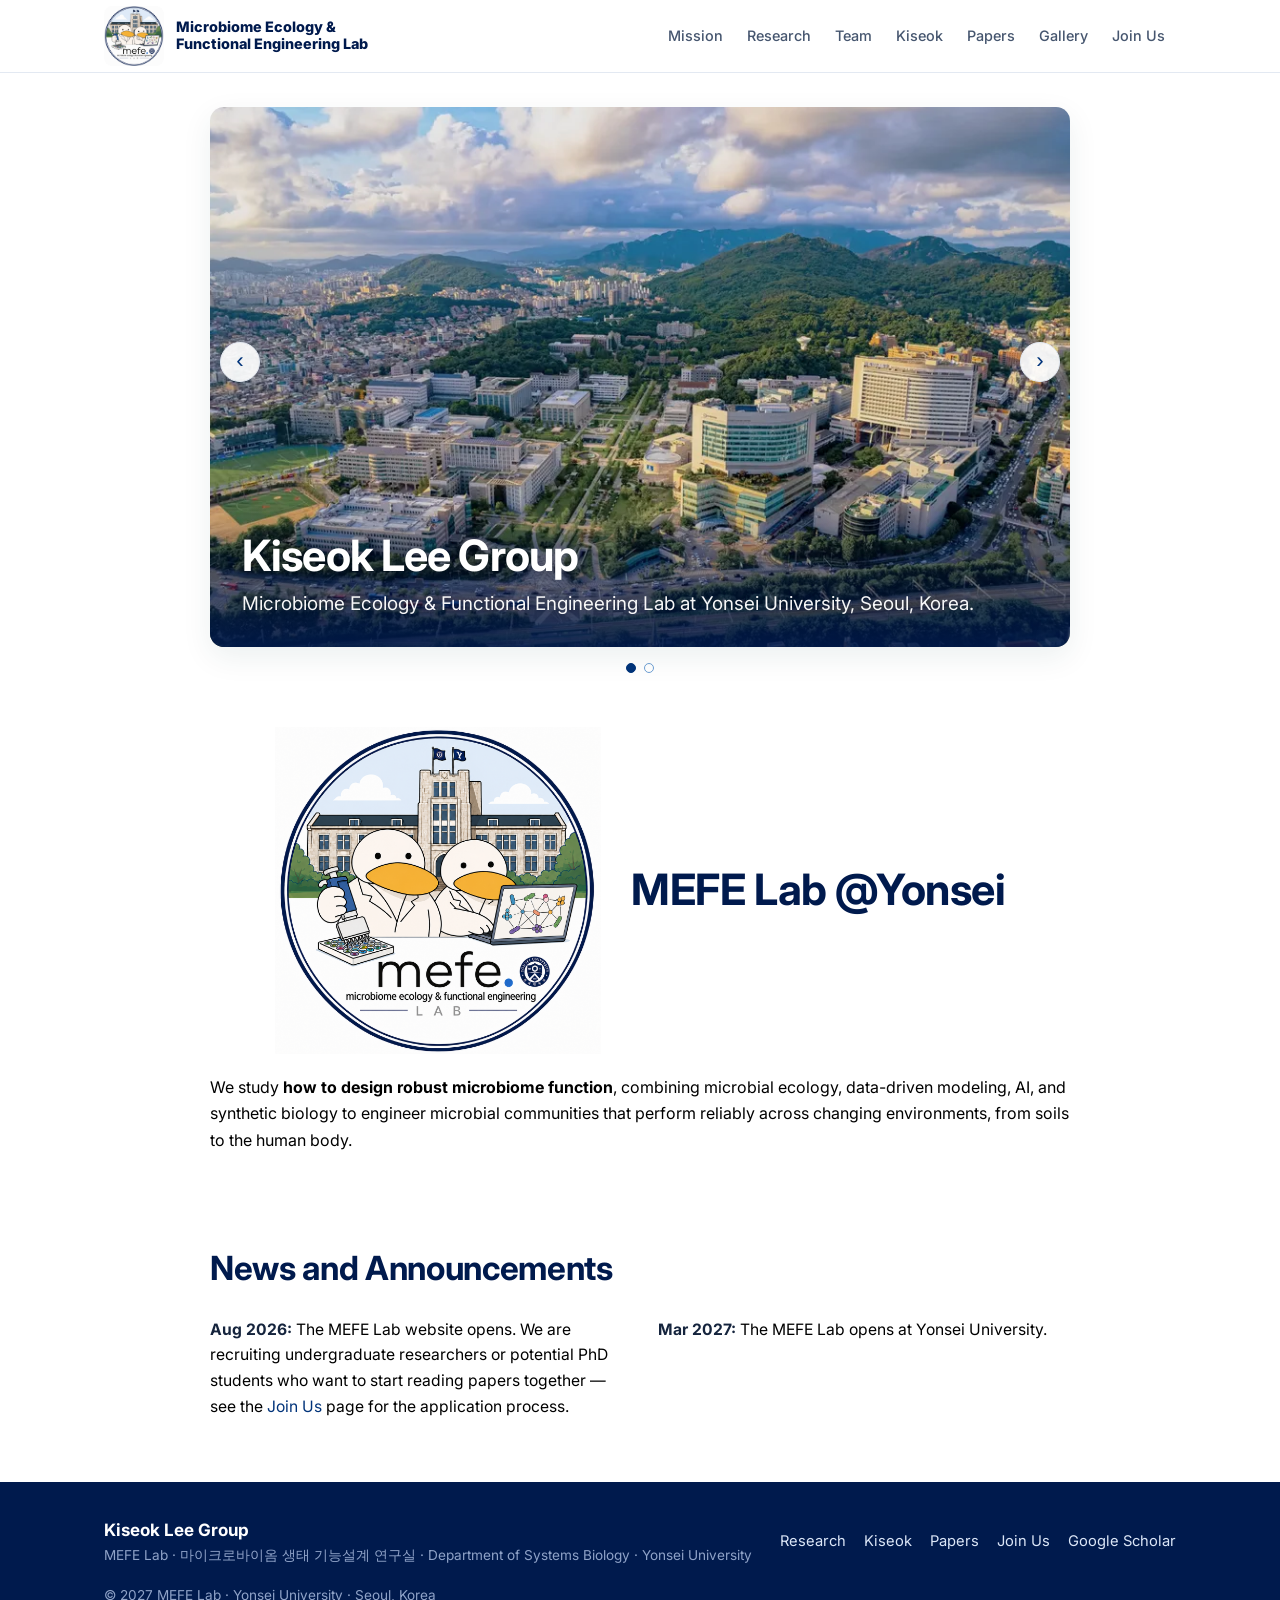
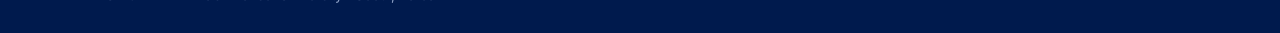
<file: index.html>
<!DOCTYPE html>
<html lang="en">
<head>
  <meta charset="UTF-8" />
  <meta name="viewport" content="width=device-width, initial-scale=1.0" />
  <title>Microbiome Ecology &amp; Functional Engineering Lab — Yonsei University</title>
  <meta name="description" content="Microbiome Ecology & Functional Engineering Lab at Yonsei University, Department of Systems Biology (PI: Kiseok Lee)." />
  <link rel="preconnect" href="https://fonts.googleapis.com" />
  <link rel="preconnect" href="https://fonts.gstatic.com" crossorigin />
  <link href="https://fonts.googleapis.com/css2?family=Inter:wght@400;500;600;700;800&display=swap" rel="stylesheet" />
  <link rel="stylesheet" href="assets/styles.css" />
</head>
<body>

  <header class="site-header">
    <div class="container nav">
      <div class="brand">
        <a href="index.html" style="display:flex;align-items:center;gap:12px;text-decoration:none;">
          <img src="assets/Mefe_lab_duck_260815ver5.png" alt="Microbiome Ecology & Functional Engineering Lab" class="logo-img" onerror="this.replaceWith(Object.assign(document.createElement('span'),{className:'logo',textContent:'MEFE'}))" />
          <span class="brand-name" style="color:var(--teal-900);font-weight:800;font-size:0.9rem;line-height:1.15;max-width:230px;">Microbiome Ecology &amp; Functional Engineering Lab</span>
        </a>
      </div>
      <nav class="nav-links">
        <a href="mission.html">Mission</a>
        <a href="research.html">Research</a>
        <a href="team.html">Team</a>
        <a href="pi.html">Kiseok</a>
        <a href="papers.html">Papers</a>
        <a href="gallery.html">Gallery</a>
        <a href="join.html">Join Us</a>
      </nav>
      <button class="nav-toggle" aria-label="Menu"><span></span><span></span><span></span></button>
    </div>
  </header>

  <!-- Carousel hero: rotating images with the group name overlaid -->
  <section class="home-hero">
    <div class="container">
      <div class="home-wrap">
        <div class="carousel">
          <div class="carousel-window">
            <div class="carousel-track" id="carTrack">
              <div class="carousel-slide">
                <img class="car-img" src="assets/hero.jpg" alt="Yonsei University campus"
                     onerror="this.onerror=null;this.src='https://www.yonsei.ac.kr/sites/en_sc/images/sub/img-s-cam1.jpg';" />
              </div>
              <div class="carousel-slide">
                <img class="car-img" src="assets/home.jpg" alt=""
                     onerror="this.replaceWith(Object.assign(document.createElement('div'),{className:'car-ph',textContent:'Add assets/home.jpg'}))" />
              </div>
            </div>
            <div class="carousel-caption">
              <h1>Kiseok Lee Group</h1>
              <p>Microbiome Ecology &amp; Functional Engineering Lab at Yonsei University, Seoul, Korea.</p>
            </div>
          </div>
          <button class="carousel-arrow carousel-prev" aria-label="Previous slide">&#8249;</button>
          <button class="carousel-arrow carousel-next" aria-label="Next slide">&#8250;</button>
          <div class="carousel-dots">
            <button class="carousel-dot active" aria-label="Slide 1"></button>
            <button class="carousel-dot" aria-label="Slide 2"></button>
          </div>
        </div>
      </div>
    </div>
  </section>

  <!-- MEFE Lab: big logo + title, then description -->
  <section>
    <div class="container">
      <div class="home-wrap">
        <div class="mefe-intro">
          <img class="mefe-logo" src="assets/Mefe_lab_duck_260815ver5.png" alt="MEFE Lab logo"
               onerror="this.style.display='none';" />
          <h2>MEFE Lab @Yonsei</h2>
        </div>
        <p class="lead-text" style="margin:0;">
          We study <strong>how to design robust microbiome function</strong>, combining microbial
          ecology, data-driven modeling, AI, and synthetic biology to engineer microbial communities that
          perform reliably across changing environments, from soils to the human body.
        </p>
      </div>
    </div>
  </section>

  <!-- Static News and Announcements (end of home) -->
  <section>
    <div class="container">
      <div class="home-wrap">
        <h2>News and Announcements</h2>
        <div class="news-grid">
          <div class="news-card">
            <p><b>Aug 2026:</b> The MEFE Lab website opens. We are recruiting undergraduate researchers or potential PhD students who want to start reading papers together — see the <a href="join.html">Join Us</a> page for the application process.</p>
          </div>
          <div class="news-card">
            <p><b>Mar 2027:</b> The MEFE Lab opens at Yonsei University.</p>
          </div>
        </div>
      </div>
    </div>
  </section>

  <footer class="site-footer">
    <div class="container footer-inner">
      <div>
        <div class="f-name">Kiseok Lee Group</div>
        <div class="f-sub">MEFE Lab · 마이크로바이옴 생태 기능설계 연구실 · Department of Systems Biology · Yonsei University</div>
      </div>
      <nav class="footer-links">
        <a href="research.html">Research</a>
        <a href="pi.html">Kiseok</a>
        <a href="papers.html">Papers</a>
        <a href="join.html">Join Us</a>
        <a href="https://scholar.google.com/citations?user=UcMtC88AAAAJ&amp;hl=en" target="_blank" rel="noopener">Google Scholar</a>
      </nav>
    </div>
    <div class="container" style="margin-top:18px;color:#8fa3c8;font-size:0.85rem;">© 2027 MEFE Lab · Yonsei University · Seoul, Korea</div>
  </footer>

  <script>
    (function () {
      var track = document.getElementById('carTrack');
      if (!track) return;
      var count = track.children.length;
      var dots = document.querySelectorAll('.carousel-dot');
      var i = 0, timer;
      function go(k) {
        i = (k + count) % count;
        track.style.transform = 'translateX(' + (-i * 100) + '%)';
        for (var d = 0; d < dots.length; d++) dots[d].classList.toggle('active', d === i);
      }
      function start() { clearInterval(timer); timer = setInterval(function () { go(i + 1); }, 30000); }
      for (var d = 0; d < dots.length; d++) {
        (function (idx) { dots[idx].addEventListener('click', function () { go(idx); start(); }); })(d);
      }
      var prev = document.querySelector('.carousel-prev'), next = document.querySelector('.carousel-next');
      if (prev) prev.addEventListener('click', function () { go(i - 1); start(); });
      if (next) next.addEventListener('click', function () { go(i + 1); start(); });
      go(0); start();
    })();
  </script>
  <script src="assets/nav.js"></script>
</body>
</html>
</file>
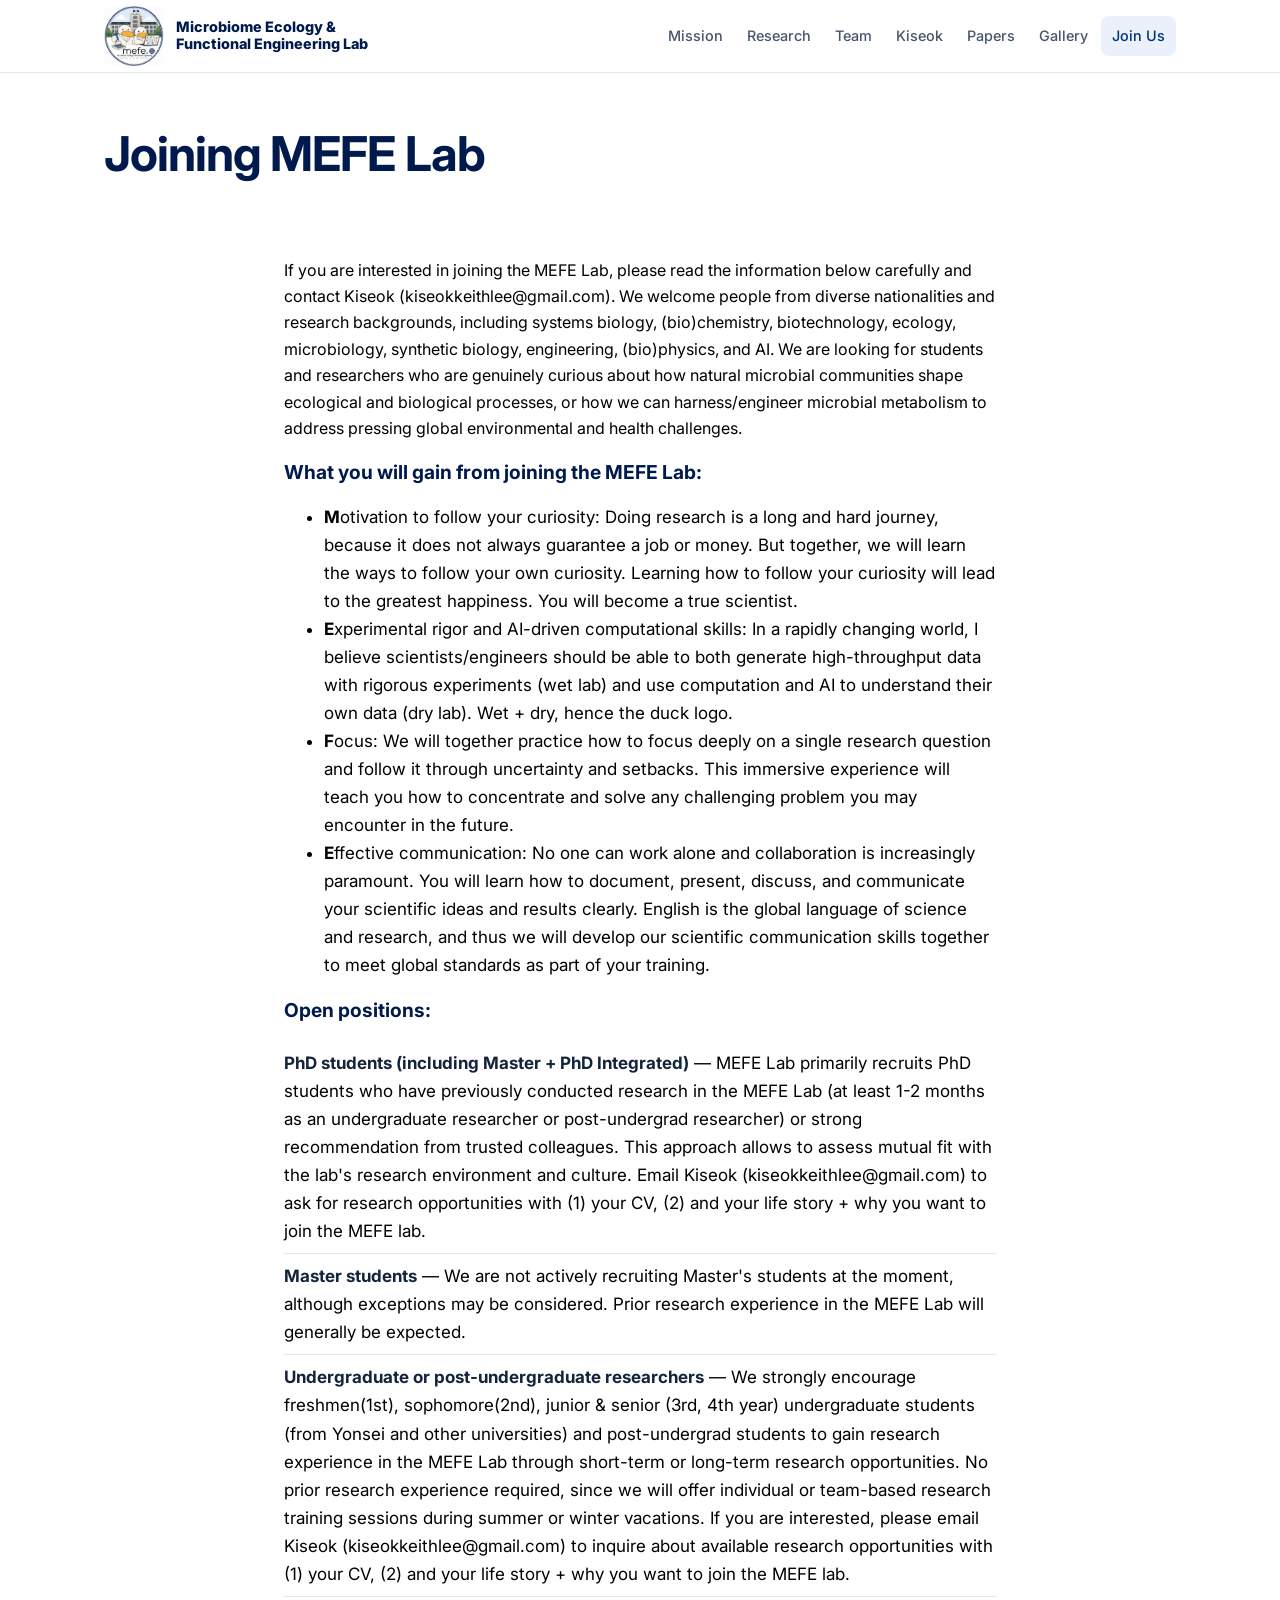
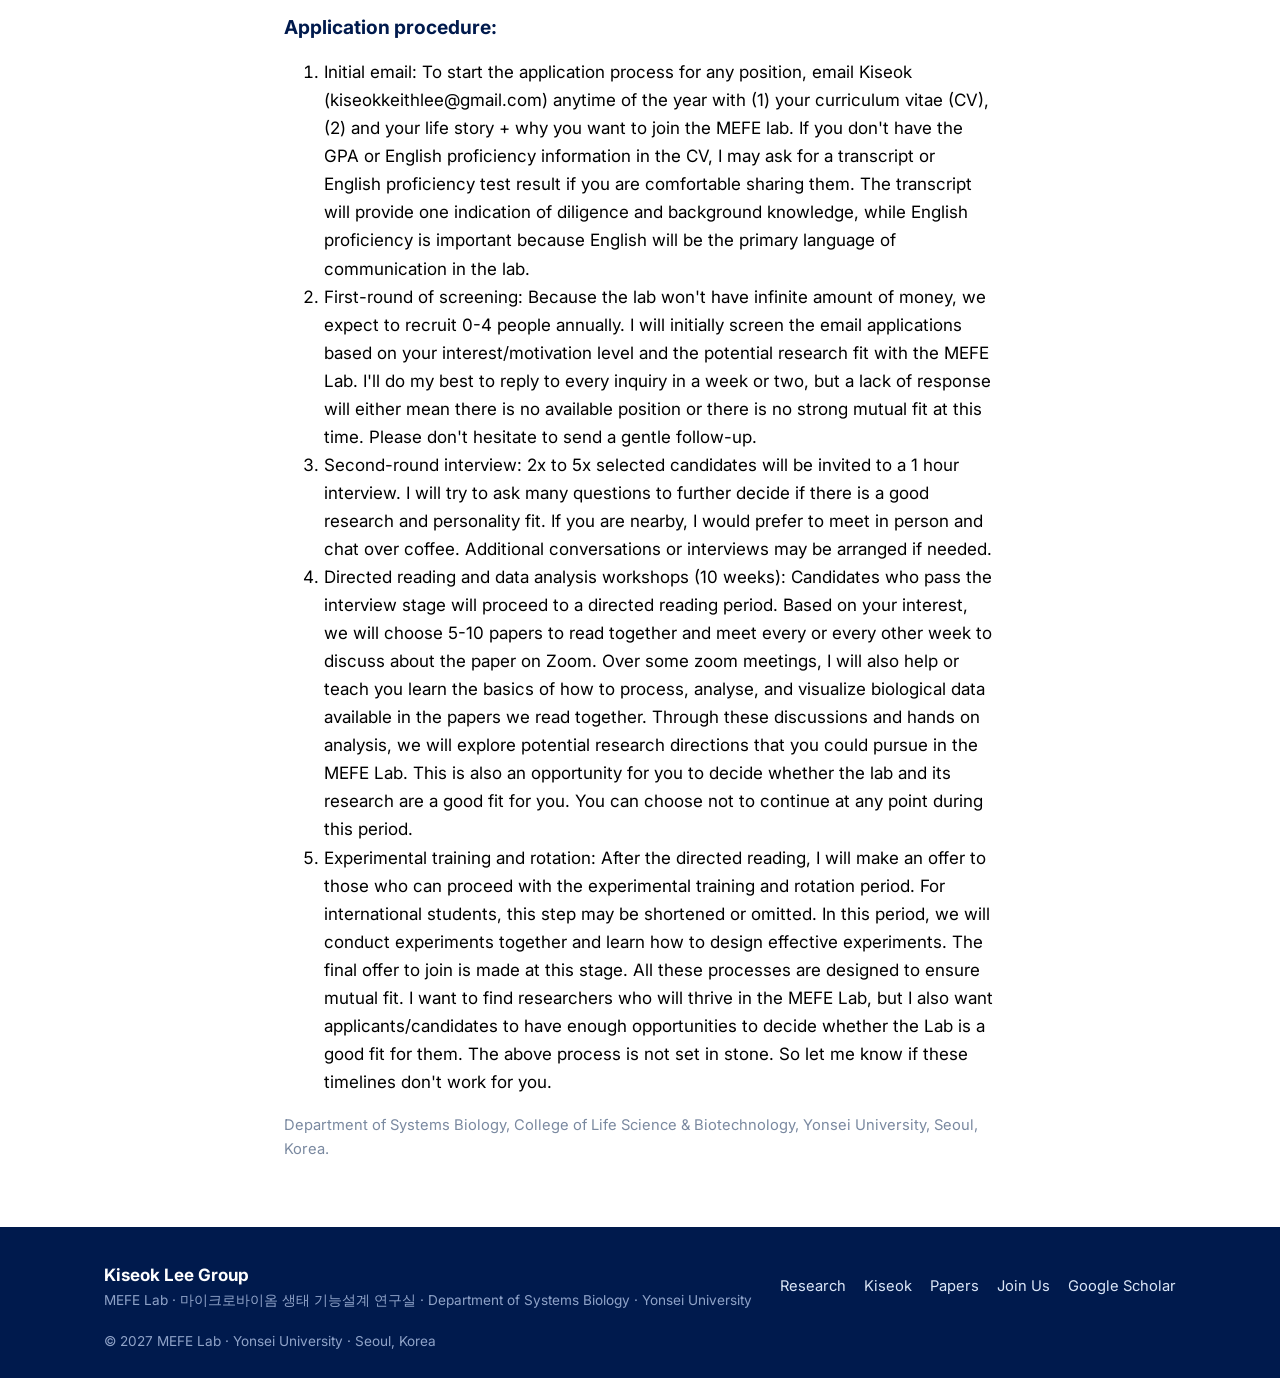
<file: join.html>
<!DOCTYPE html>
<html lang="en">
<head>
  <meta charset="UTF-8" />
  <meta name="viewport" content="width=device-width, initial-scale=1.0" />
  <title>Join Us — MEFE Lab</title>
  <meta name="description" content="Open positions in the MEFE Lab at Yonsei University — recruiting for a March 2027 launch." />
  <link rel="preconnect" href="https://fonts.googleapis.com" />
  <link rel="preconnect" href="https://fonts.gstatic.com" crossorigin />
  <link href="https://fonts.googleapis.com/css2?family=Inter:wght@400;500;600;700;800&display=swap" rel="stylesheet" />
  <link rel="stylesheet" href="assets/styles.css" />
</head>
<body>

  <header class="site-header">
    <div class="container nav">
      <div class="brand">
        <a href="index.html" style="display:flex;align-items:center;gap:12px;text-decoration:none;">
          <img src="assets/Mefe_lab_duck_260815ver5.png" alt="Microbiome Ecology & Functional Engineering Lab" class="logo-img" onerror="this.replaceWith(Object.assign(document.createElement('span'),{className:'logo',textContent:'MEFE'}))" />
          <span class="brand-name" style="color:var(--teal-900);font-weight:800;font-size:0.9rem;line-height:1.15;max-width:230px;">Microbiome Ecology &amp; Functional Engineering Lab</span>
        </a>
      </div>
      <nav class="nav-links">
        <a href="mission.html">Mission</a>
        <a href="research.html">Research</a>
        <a href="team.html">Team</a>
        <a href="pi.html">Kiseok</a>
        <a href="papers.html">Papers</a>
        <a href="gallery.html">Gallery</a>
        <a href="join.html" class="active">Join Us</a>
      </nav>
      <button class="nav-toggle" aria-label="Menu"><span></span><span></span><span></span></button>
    </div>
  </header>

  <div class="page-head">
    <div class="container">
      <h1>Joining MEFE Lab</h1>
    </div>
  </div>

  <section>
    <div class="container" style="max-width:760px;">
      <p class="lead-text">
        If you are interested in joining the MEFE Lab, please read the information below carefully and contact Kiseok (kiseokkeithlee@gmail.com). We welcome people from diverse nationalities and research backgrounds, including systems biology, (bio)chemistry, biotechnology, ecology, microbiology, synthetic biology, engineering, (bio)physics, and AI. We are looking for students and researchers who are genuinely curious about how natural microbial communities shape ecological and biological processes, or how we can harness/engineer microbial metabolism to address pressing global environmental and health challenges.
      </p>
      <h3>What you will gain from joining the MEFE Lab:</h3>
      <ul style="color:#000;">
        <li><b>M</b>otivation to follow your curiosity: Doing research is a long and hard journey, because it does not always guarantee a job or money. But together, we will learn the ways to follow your own curiosity. Learning how to follow your curiosity will lead to the greatest happiness. You will become a true scientist.</li>
        <li><b>E</b>xperimental rigor and AI-driven computational skills: In a rapidly changing world, I believe scientists/engineers should be able to both generate high-throughput data with rigorous experiments (wet lab) and use computation and AI to understand their own data (dry lab). Wet + dry, hence the duck logo. </li>
        <li><b>F</b>ocus: We will together practice how to focus deeply on a single research question and follow it through uncertainty and setbacks. This immersive experience will teach you how to concentrate and solve any challenging problem you may encounter in the future.</li>
        <li><b>E</b>ffective communication: No one can work alone and collaboration is increasingly paramount. You will learn how to document, present, discuss, and communicate your scientific ideas and results clearly. English is the global language of science and research, and thus we will develop our scientific communication skills together to meet global standards as part of your training.</li>
      </ul>
      <h3>Open positions:</h3>    
      <ul class="cv-list">
        <li><b>PhD students (including Master + PhD Integrated)</b> — MEFE Lab primarily recruits PhD students who have previously conducted research in the MEFE Lab (at least 1-2 months as an undergraduate researcher or post-undergrad researcher) or strong recommendation from trusted colleagues. This approach allows to assess mutual fit with the lab's research environment and culture. Email Kiseok (kiseokkeithlee@gmail.com) to ask for research opportunities with (1) your CV, (2) and your life story + why you want to join the MEFE lab.</li>
        <li><b>Master students</b> — We are not actively recruiting Master's students at the moment, although exceptions may be considered. Prior research experience in the MEFE Lab will generally be expected.</li>
        <li><b>Undergraduate or post-undergraduate researchers</b> — We strongly encourage freshmen(1st), sophomore(2nd), junior & senior (3rd, 4th year) undergraduate students (from Yonsei and other universities) and post-undergrad students to gain research experience in the MEFE Lab through short-term or long-term research opportunities. No prior research experience required, since we will offer individual or team-based research training sessions during summer or winter vacations. If you are interested, please email Kiseok (kiseokkeithlee@gmail.com) to inquire about available research opportunities with (1) your CV, (2) and your life story + why you want to join the MEFE lab.</li>
      </ul>
      <h3>Application procedure:</h3>
      <ol style="color:#000;">
        <li>Initial email: To start the application process for any position, email Kiseok (kiseokkeithlee@gmail.com) anytime of the year with (1) your curriculum vitae (CV), (2) and your life story + why you want to join the MEFE lab. If you don't have the GPA or English proficiency information in the CV, I may ask for a transcript or English proficiency test result if you are comfortable sharing them. The transcript will provide one indication of diligence and background knowledge, while English proficiency is important because English will be the primary language of communication in the lab. </li>
        <li>First-round of screening: Because the lab won't have infinite amount of money, we expect to recruit 0-4 people annually. I will initially screen the email applications based on your interest/motivation level and the potential research fit with the MEFE Lab. I'll do my best to reply to every inquiry in a week or two, but a lack of response will either mean there is no available position or there is no strong mutual fit at this time. Please don't hesitate to send a gentle follow-up.</li>
        <li>Second-round interview: 2x to 5x selected candidates will be invited to a 1 hour interview. I will try to ask many questions to further decide if there is a good research and personality fit. If you are nearby, I would prefer to meet in person and chat over coffee. Additional conversations or interviews may be arranged if needed.</li>
        <li>Directed reading and data analysis workshops (10 weeks): Candidates who pass the interview stage will proceed to a directed reading period. Based on your interest, we will choose 5-10 papers to read together and meet every or every other week to discuss about the paper on Zoom. Over some zoom meetings, I will also help or teach you learn the basics of how to process, analyse, and visualize biological data available in the papers we read together. Through these discussions and hands on analysis, we will explore potential research directions that you could pursue in the MEFE Lab. This is also an opportunity for you to decide whether the lab and its research are a good fit for you. You can choose not to continue at any point during this period.</li>
        <li>Experimental training and rotation: After the directed reading, I will make an offer to those who can proceed with the experimental training and rotation period. For international students, this step may be shortened or omitted. In this period, we will conduct experiments together and learn how to design effective experiments. The final offer to join is made at this stage. All these processes are designed to ensure mutual fit. I want to find researchers who will thrive in the MEFE Lab, but I also want applicants/candidates to have enough opportunities to decide whether the Lab is a good fit for them. The above process is not set in stone. So let me know if these timelines don't work for you.</li>
      </ol>
      <p style="color:var(--muted);font-size:0.92rem;">
        Department of Systems Biology, College of Life Science &amp; Biotechnology, Yonsei University, Seoul, Korea.
      </p>
    </div>
  </section>

  <footer class="site-footer">
    <div class="container footer-inner">
      <div>
        <div class="f-name">Kiseok Lee Group</div>
        <div class="f-sub">MEFE Lab · 마이크로바이옴 생태 기능설계 연구실 · Department of Systems Biology · Yonsei University</div>
      </div>
      <nav class="footer-links">
        <a href="research.html">Research</a>
        <a href="pi.html">Kiseok</a>
        <a href="papers.html">Papers</a>
        <a href="join.html">Join Us</a>
        <a href="https://scholar.google.com/citations?user=UcMtC88AAAAJ&amp;hl=en" target="_blank" rel="noopener">Google Scholar</a>
      </nav>
    </div>
    <div class="container" style="margin-top:18px;color:#8fa3c8;font-size:0.85rem;">© 2027 MEFE Lab · Yonsei University · Seoul, Korea</div>
  </footer>

  <script src="assets/nav.js"></script>
</body>
</html>
</file>
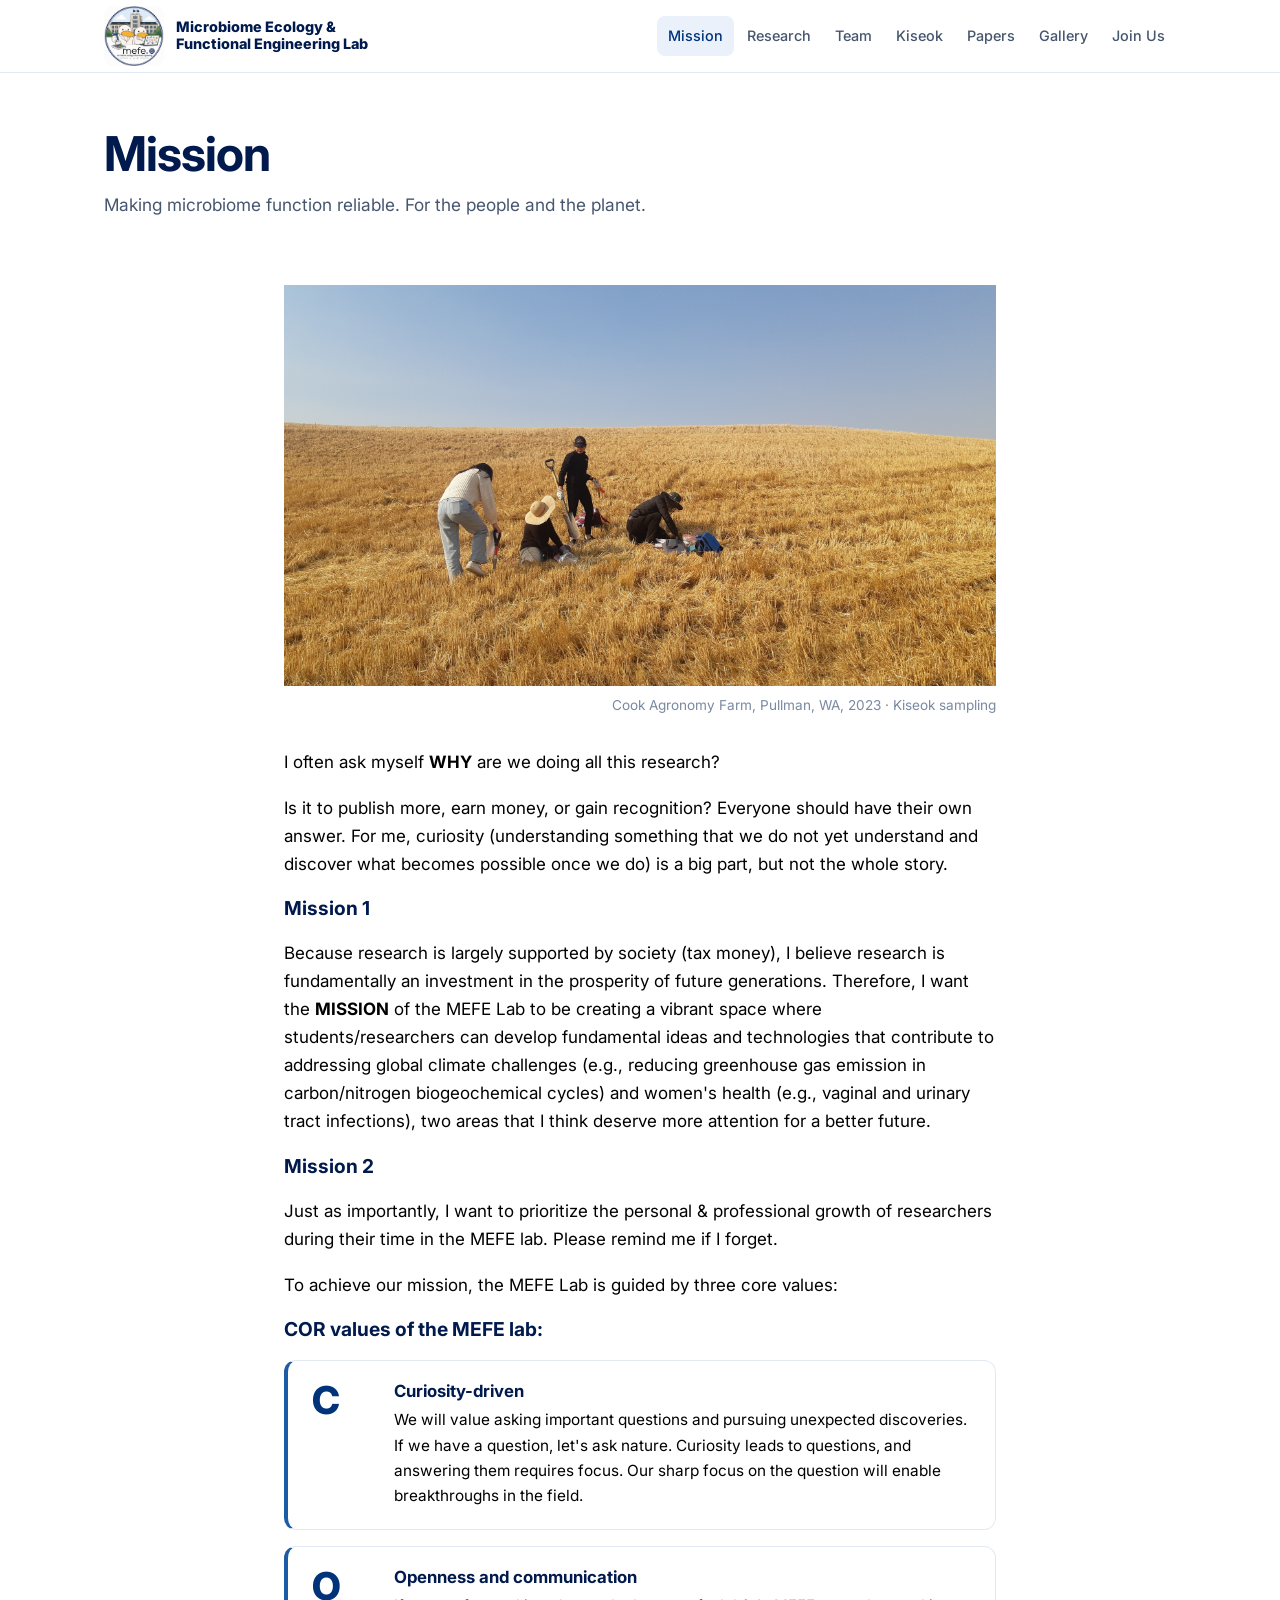
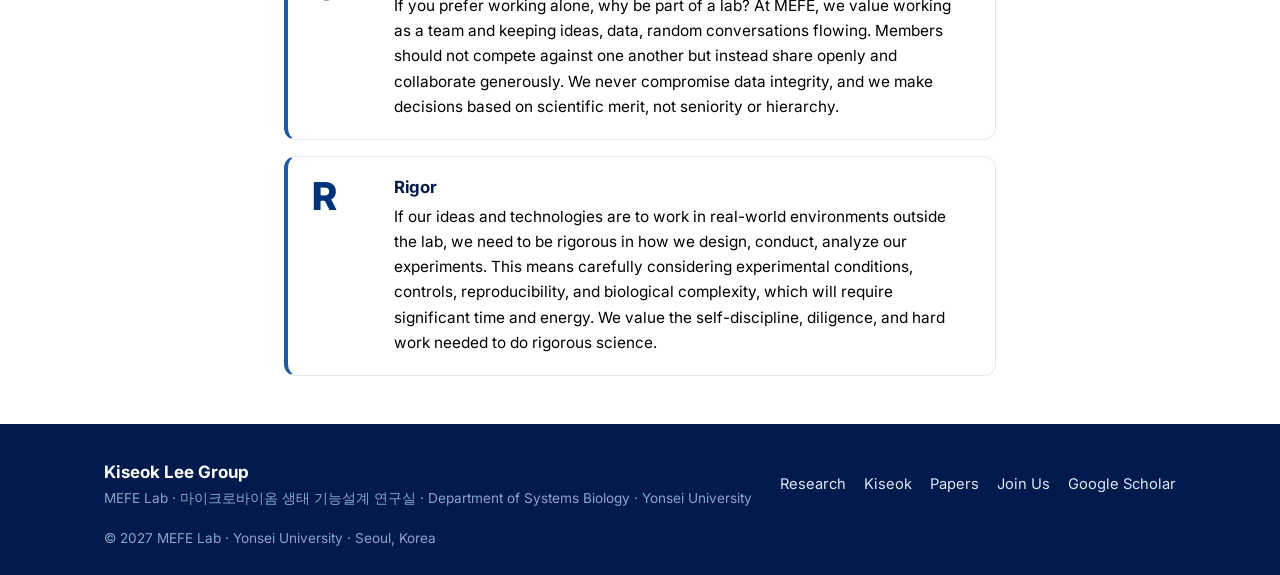
<file: mission.html>
<!DOCTYPE html>
<html lang="en">
<head>
  <meta charset="UTF-8" />
  <meta name="viewport" content="width=device-width, initial-scale=1.0" />
  <title>Mission — MEFE Lab</title>
  <meta name="description" content="The mission of the MEFE Lab: designing robust microbiome function for sustainability and health." />
  <link rel="preconnect" href="https://fonts.googleapis.com" />
  <link rel="preconnect" href="https://fonts.gstatic.com" crossorigin />
  <link href="https://fonts.googleapis.com/css2?family=Inter:wght@400;500;600;700;800&display=swap" rel="stylesheet" />
  <link rel="stylesheet" href="assets/styles.css" />
</head>
<body>

  <header class="site-header">
    <div class="container nav">
      <div class="brand">
        <a href="index.html" style="display:flex;align-items:center;gap:12px;text-decoration:none;">
          <img src="assets/Mefe_lab_duck_260815ver5.png" alt="Microbiome Ecology & Functional Engineering Lab" class="logo-img" onerror="this.replaceWith(Object.assign(document.createElement('span'),{className:'logo',textContent:'MEFE'}))" />
          <span class="brand-name" style="color:var(--teal-900);font-weight:800;font-size:0.9rem;line-height:1.15;max-width:230px;">Microbiome Ecology &amp; Functional Engineering Lab</span>
        </a>
      </div>
      <nav class="nav-links">
        <a href="mission.html" class="active">Mission</a>
        <a href="research.html">Research</a>
        <a href="team.html">Team</a>
        <a href="pi.html">Kiseok</a>
        <a href="papers.html">Papers</a>
        <a href="gallery.html">Gallery</a>
        <a href="join.html">Join Us</a>
      </nav>
      <button class="nav-toggle" aria-label="Menu"><span></span><span></span><span></span></button>
    </div>
  </header>

  <div class="page-head">
    <div class="container">
      <h1>Mission</h1>
      <p class="sub">Making microbiome function reliable. For the people and the planet.</p>
    </div>
  </div>

  <section>
    <div class="container" style="max-width:760px;">
      <figure style="margin:0 0 32px;">
        <img src="assets/Mission_page_pullman_sampling.jpg" alt="Kiseok and team sampling soil at Cook Agronomy Farm"
             style="width:100%;display:block;margin:0 auto;"
             onerror="this.replaceWith(Object.assign(document.createElement('div'),{className:'img-placeholder',textContent:'Add assets/Mission_page_pullman_sampling.jpg'}))" />
        <figcaption style="color:var(--muted);font-size:0.85rem;margin-top:8px;text-align:right;">Cook Agronomy Farm, Pullman, WA, 2023 · Kiseok sampling</figcaption>
      </figure>
      <p style="color:#000;">
        I often ask myself <strong>WHY</strong> are we doing all this research?
      </p>
      <p style="color:#000;">
        Is it to publish more, earn money, or gain recognition? Everyone should have their own answer. For me, curiosity (understanding something that we do not yet understand and discover what becomes possible once we do) is a big part, but not the whole story. </p>
      <h3>Mission 1</h3>
      <p style="color:#000;">
        Because research is largely supported by society (tax money), I believe research is fundamentally an investment in the prosperity of future generations. Therefore, I want the <strong>MISSION</strong> of the MEFE Lab to be creating a vibrant space where students/researchers can develop fundamental ideas and technologies that contribute to addressing global climate challenges (e.g., reducing greenhouse gas emission in carbon/nitrogen biogeochemical cycles) and women's health (e.g., vaginal and urinary tract infections), two areas that I think deserve more attention for a better future.</p>
      <h3>Mission 2</h3>
      <p style="color:#000;">Just as importantly, I want to prioritize the personal &amp; professional growth of researchers during their time in the MEFE lab. Please remind me if I forget.
      </p>

      <p style="color:#000;">To achieve our mission, the MEFE Lab is guided by three core values:</p>
      <h3>COR values of the MEFE lab:</h3>
      <div class="cor-list">
        <div class="cor-card">
          <div class="cor-letter">C</div>
          <div>
            <h4>Curiosity-driven</h4>
            <p>We will value asking important questions and pursuing unexpected discoveries. If we have a question, let's ask nature. Curiosity leads to questions, and answering them requires focus. Our sharp focus on the question will enable breakthroughs in the field.</p>
          </div>
        </div>
        <div class="cor-card">
          <div class="cor-letter">O</div>
          <div>
            <h4>Openness and communication</h4>
            <p>If you prefer working alone, why be part of a lab? At MEFE, we value working as a team and keeping ideas, data, random conversations flowing. Members should not compete against one another but instead share openly and collaborate generously. We never compromise data integrity, and we make decisions based on scientific merit, not seniority or hierarchy.</p>
          </div>
        </div>
        <div class="cor-card">
          <div class="cor-letter">R</div>
          <div>
            <h4>Rigor</h4>
            <p>If our ideas and technologies are to work in real-world environments outside the lab, we need to be rigorous in how we design, conduct, analyze our experiments. This means carefully considering experimental conditions, controls, reproducibility, and biological complexity, which will require significant time and energy. We value the self-discipline, diligence, and hard work needed to do rigorous science.</p>
          </div>
        </div>
      </div>
    </div>
  </section>

  <footer class="site-footer">
    <div class="container footer-inner">
      <div>
        <div class="f-name">Kiseok Lee Group</div>
        <div class="f-sub">MEFE Lab · 마이크로바이옴 생태 기능설계 연구실 · Department of Systems Biology · Yonsei University</div>
      </div>
      <nav class="footer-links">
        <a href="research.html">Research</a>
        <a href="pi.html">Kiseok</a>
        <a href="papers.html">Papers</a>
        <a href="join.html">Join Us</a>
        <a href="https://scholar.google.com/citations?user=UcMtC88AAAAJ&amp;hl=en" target="_blank" rel="noopener">Google Scholar</a>
      </nav>
    </div>
    <div class="container" style="margin-top:18px;color:#8fa3c8;font-size:0.85rem;">© 2027 MEFE Lab · Yonsei University · Seoul, Korea</div>
  </footer>

  <script src="assets/nav.js"></script>
</body>
</html>
</file>
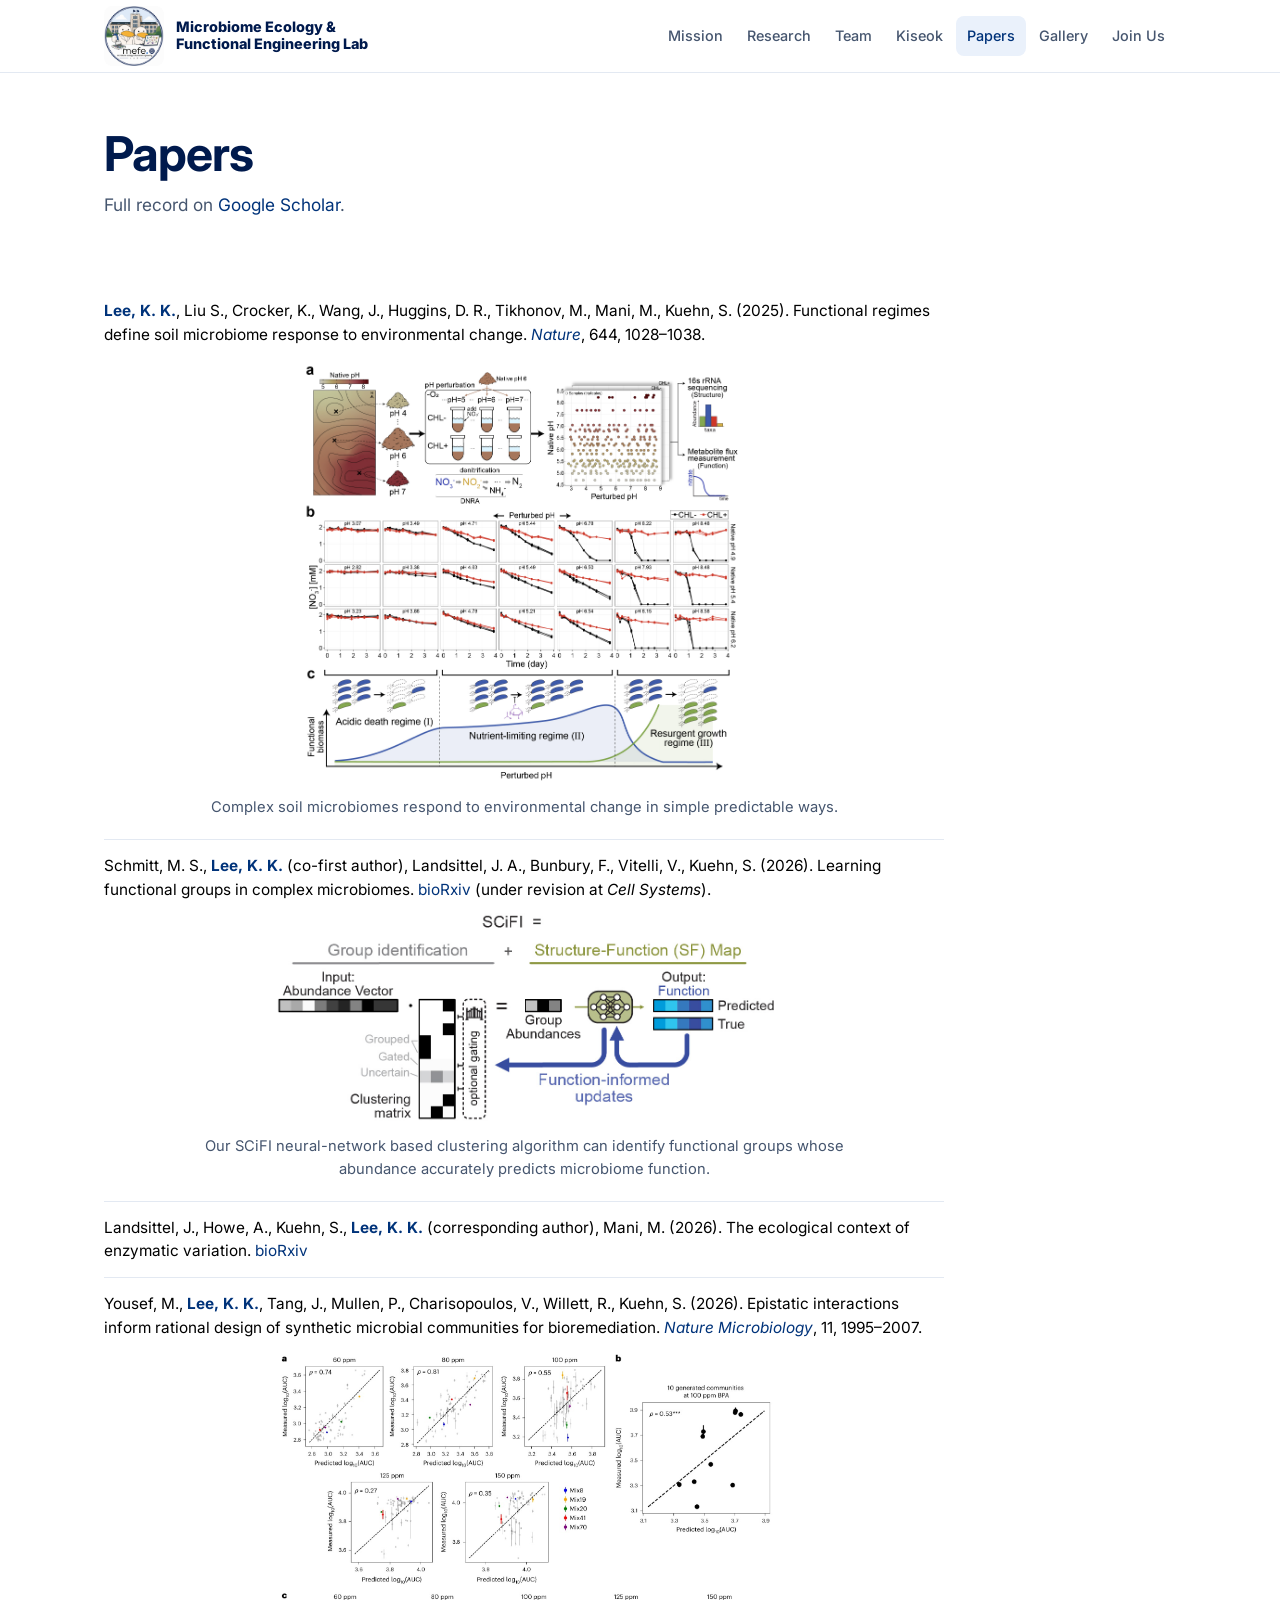
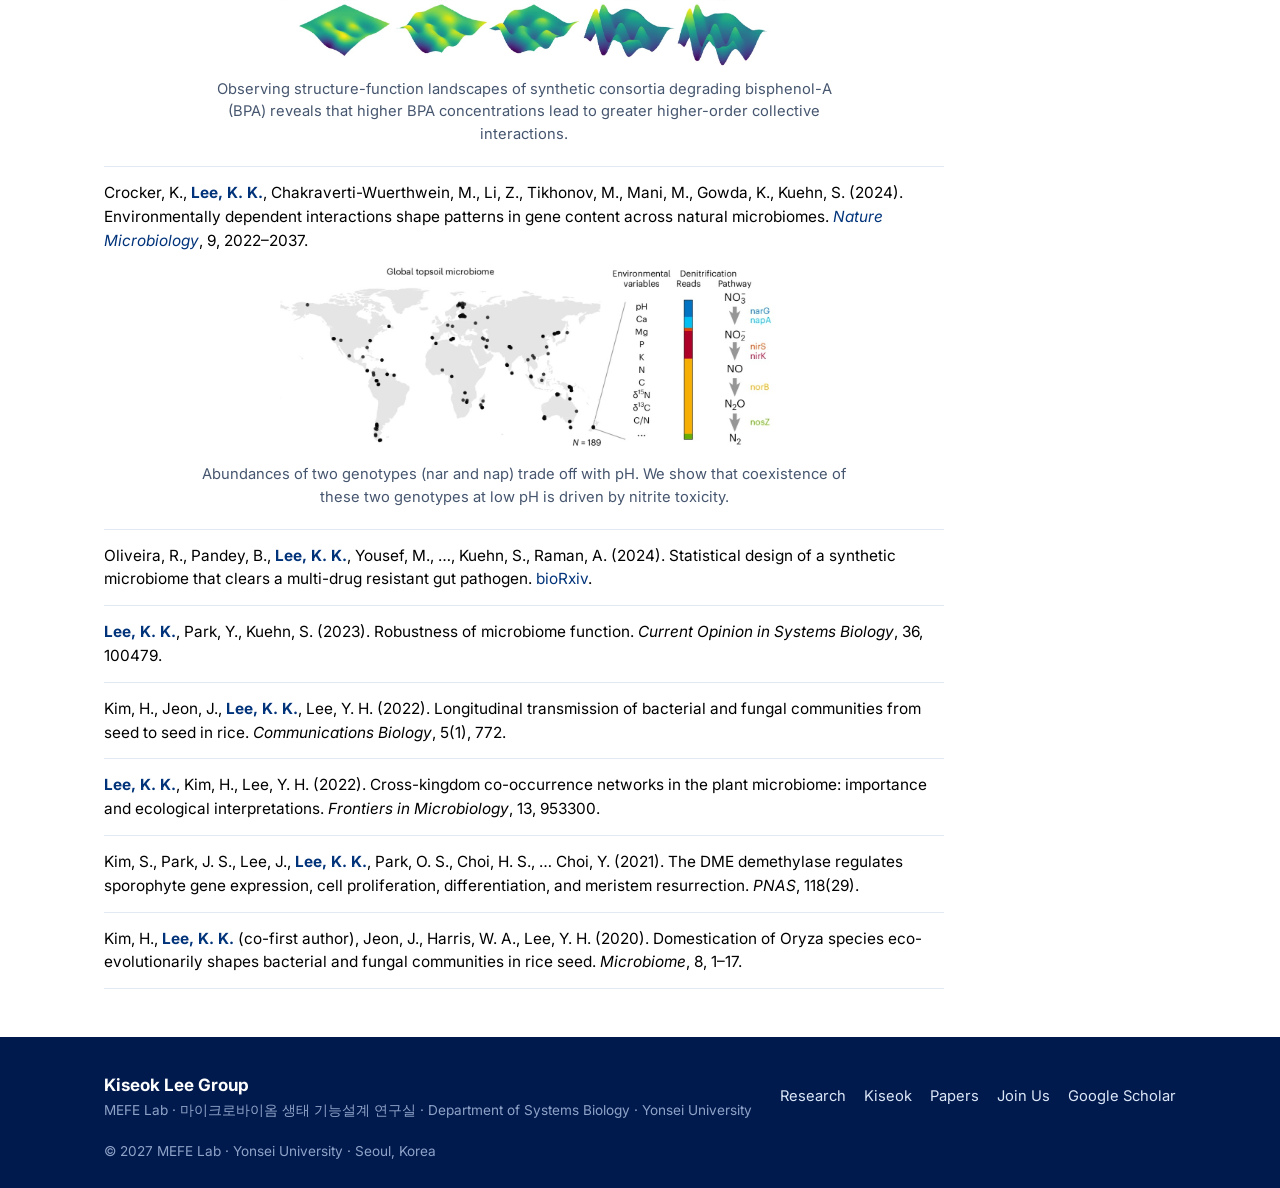
<file: papers.html>
<!DOCTYPE html>
<html lang="en">
<head>
  <meta charset="UTF-8" />
  <meta name="viewport" content="width=device-width, initial-scale=1.0" />
  <title>Papers — MEFE Lab</title>
  <meta name="description" content="Publications from Kiseok Lee and the MEFE Lab." />
  <link rel="preconnect" href="https://fonts.googleapis.com" />
  <link rel="preconnect" href="https://fonts.gstatic.com" crossorigin />
  <link href="https://fonts.googleapis.com/css2?family=Inter:wght@400;500;600;700;800&display=swap" rel="stylesheet" />
  <link rel="stylesheet" href="assets/styles.css" />
</head>
<body>

  <header class="site-header">
    <div class="container nav">
      <div class="brand">
        <a href="index.html" style="display:flex;align-items:center;gap:12px;text-decoration:none;">
          <img src="assets/Mefe_lab_duck_260815ver5.png" alt="Microbiome Ecology & Functional Engineering Lab" class="logo-img" onerror="this.replaceWith(Object.assign(document.createElement('span'),{className:'logo',textContent:'MEFE'}))" />
          <span class="brand-name" style="color:var(--teal-900);font-weight:800;font-size:0.9rem;line-height:1.15;max-width:230px;">Microbiome Ecology &amp; Functional Engineering Lab</span>
        </a>
      </div>
      <nav class="nav-links">
        <a href="mission.html">Mission</a>
        <a href="research.html">Research</a>
        <a href="team.html">Team</a>
        <a href="pi.html">Kiseok</a>
        <a href="papers.html" class="active">Papers</a>
        <a href="gallery.html">Gallery</a>
        <a href="join.html">Join Us</a>
      </nav>
      <button class="nav-toggle" aria-label="Menu"><span></span><span></span><span></span></button>
    </div>
  </header>

  <div class="page-head">
    <div class="container">
      <h1>Papers</h1>
      <p class="sub">Full record on
        <a href="https://scholar.google.com/citations?user=UcMtC88AAAAJ&hl=en" target="_blank" rel="noopener">Google Scholar</a>.</p>
    </div>
  </div>

  <section>
    <div class="container">
      <div class="pub-list">

        <div class="item">
          <span class="me">Lee, K. K.</span>, Liu S., Crocker, K., Wang, J., Huggins, D. R., Tikhonov, M., Mani, M., Kuehn, S. (2025). Functional regimes define soil microbiome response to environmental change. <a href="https://www.nature.com/articles/s41586-025-09264-9" target="_blank" rel="noopener"><em>Nature</em></a>, 644, 1028–1038.

          <div style="text-align:center;">
            <img src="assets/Nature_2025_fig1.jpg" alt=""
                 style="display:block;width:100%;max-width:450px;border-radius:10px;margin:12px auto 6px;"
                 onerror="this.replaceWith(Object.assign(document.createElement('div'),{className:'thumb-ph',textContent:'Add image: assets/Nature_2025_fig1.jpg',style:'max-width:340px;'}))" />

            <p style="margin:0;color:var(--slate);font-size:0.92rem;max-width:650px;margin:12px auto 6px;">
              Complex soil microbiomes respond to environmental change in simple predictable ways.
            </p>
          </div>
        </div>

        <div class="item">
          Schmitt, M. S., <span class="me">Lee, K. K.</span> (co-first author), Landsittel, J. A., Bunbury, F., Vitelli, V., Kuehn, S. (2026). Learning functional groups in complex microbiomes. <a href="https://www.biorxiv.org/content/10.64898/2026.03.03.709366v1" target="_blank" rel="noopener">bioRxiv</a> (under revision at <em>Cell Systems</em>).
          <div style="text-align:center;">
            <img src="assets/Matt_fig2_subset-01.jpg" alt="" style="display:block;width:100%;max-width:500px;border-radius:10px;margin:12px auto 6px;"
                 onerror="this.replaceWith(Object.assign(document.createElement('div'),{className:'thumb-ph',textContent:'Add image: assets/Matt_fig2_subset-01.jpg',style:'max-width:340px;'}))" />
            <p style="margin:0;color:var(--slate);font-size:0.92rem;max-width:650px;margin:12px auto 6px;">Our SCiFI neural-network based clustering algorithm can identify functional groups whose abundance accurately predicts microbiome function.
            </p>
          </div>
        </div>

        <div class="item">
          Landsittel, J., Howe, A., Kuehn, S., <span class="me">Lee, K. K.</span> (corresponding author), Mani, M. (2026). The ecological context of enzymatic variation. <a href="https://www.biorxiv.org/content/10.64898/2026.09.09.750510v1" target="_blank" rel="noopener">bioRxiv</a>
        </div>

        <div class="item">
          Yousef, M., <span class="me">Lee, K. K.</span>, Tang, J., Mullen, P., Charisopoulos, V., Willett, R., Kuehn, S. (2026). Epistatic interactions inform rational design of synthetic microbial communities for bioremediation. <a href="https://www.nature.com/articles/s41564-026-02386-4" target="_blank" rel="noopener"><em>Nature Microbiology</em></a>, 11, 1995–2007.
          <div style="text-align:center;">
            <img src="assets/Mahmoud_2026_fig3.jpg" alt="" style="display:block;width:100%;max-width:500px;border-radius:10px;margin:12px auto 6px;"
                 onerror="this.replaceWith(Object.assign(document.createElement('div'),{className:'thumb-ph',textContent:'Add image: assets/pub-yousef.jpg',style:'max-width:340px;'}))" />
            <p style="margin:0;color:var(--slate);font-size:0.92rem;max-width:650px;margin:12px auto 6px;">Observing structure-function landscapes of synthetic consortia degrading bisphenol-A (BPA) reveals that higher BPA concentrations lead to greater higher-order collective interactions.</p>
          </div>
        </div>

        <div class="item">
          Crocker, K., <span class="me">Lee, K. K.</span>, Chakraverti-Wuerthwein, M., Li, Z., Tikhonov, M., Mani, M., Gowda, K., Kuehn, S. (2024). Environmentally dependent interactions shape patterns in gene content across natural microbiomes. <a href="https://www.nature.com/articles/s41564-024-01752-4" target="_blank" rel="noopener"><em>Nature Microbiology</em></a>, 9, 2022–2037.
          <div style="text-align:center;">
            <img src="assets/Kyle_2024_fig1.jpg" alt="" style="display:block;width:100%;max-width:500px;border-radius:10px;margin:12px auto 6px;"
                 onerror="this.replaceWith(Object.assign(document.createElement('div'),{className:'thumb-ph',textContent:'Add image: assets/pub-crocker.jpg',style:'max-width:340px;'}))" />
            <p style="margin:0;color:var(--slate);font-size:0.92rem;max-width:650px;margin:12px auto 6px;">Abundances of two genotypes (nar and nap) trade off with pH. We show that coexistence of these two genotypes at low pH is driven by nitrite toxicity.</p>
          </div>
        </div>

        <div class="item">
          Oliveira, R., Pandey, B., <span class="me">Lee, K. K.</span>, Yousef, M., …, Kuehn, S., Raman, A. (2024). Statistical design of a synthetic microbiome that clears a multi-drug resistant gut pathogen. <a href="https://www.biorxiv.org/content/10.1101/2024.02.28.582635v1" target="_blank" rel="noopener">bioRxiv</a>.
        </div>

        <div class="item">
          <span class="me">Lee, K. K.</span>, Park, Y., Kuehn, S. (2023). Robustness of microbiome function. <em>Current Opinion in Systems Biology</em>, 36, 100479.
        </div>

        <div class="item">
          Kim, H., Jeon, J., <span class="me">Lee, K. K.</span>, Lee, Y. H. (2022). Longitudinal transmission of bacterial and fungal communities from seed to seed in rice. <em>Communications Biology</em>, 5(1), 772.
        </div>

        <div class="item">
          <span class="me">Lee, K. K.</span>, Kim, H., Lee, Y. H. (2022). Cross-kingdom co-occurrence networks in the plant microbiome: importance and ecological interpretations. <em>Frontiers in Microbiology</em>, 13, 953300.
        </div>

        <div class="item">
          Kim, S., Park, J. S., Lee, J., <span class="me">Lee, K. K.</span>, Park, O. S., Choi, H. S., … Choi, Y. (2021). The DME demethylase regulates sporophyte gene expression, cell proliferation, differentiation, and meristem resurrection. <em>PNAS</em>, 118(29).
        </div>

        <div class="item">
          Kim, H., <span class="me">Lee, K. K.</span> (co-first author), Jeon, J., Harris, W. A., Lee, Y. H. (2020). Domestication of Oryza species eco-evolutionarily shapes bacterial and fungal communities in rice seed. <em>Microbiome</em>, 8, 1–17.
        </div>

      </div>
    </div>
  </section>

  <footer class="site-footer">
    <div class="container footer-inner">
      <div>
        <div class="f-name">Kiseok Lee Group</div>
        <div class="f-sub">MEFE Lab · 마이크로바이옴 생태 기능설계 연구실 · Department of Systems Biology · Yonsei University</div>
      </div>
      <nav class="footer-links">
        <a href="research.html">Research</a>
        <a href="pi.html">Kiseok</a>
        <a href="papers.html">Papers</a>
        <a href="join.html">Join Us</a>
        <a href="https://scholar.google.com/citations?user=UcMtC88AAAAJ&amp;hl=en" target="_blank" rel="noopener">Google Scholar</a>
      </nav>
    </div>
    <div class="container" style="margin-top:18px;color:#8fa3c8;font-size:0.85rem;">© 2027 MEFE Lab · Yonsei University · Seoul, Korea</div>
  </footer>

  <script src="assets/nav.js"></script>
</body>
</html>
</file>
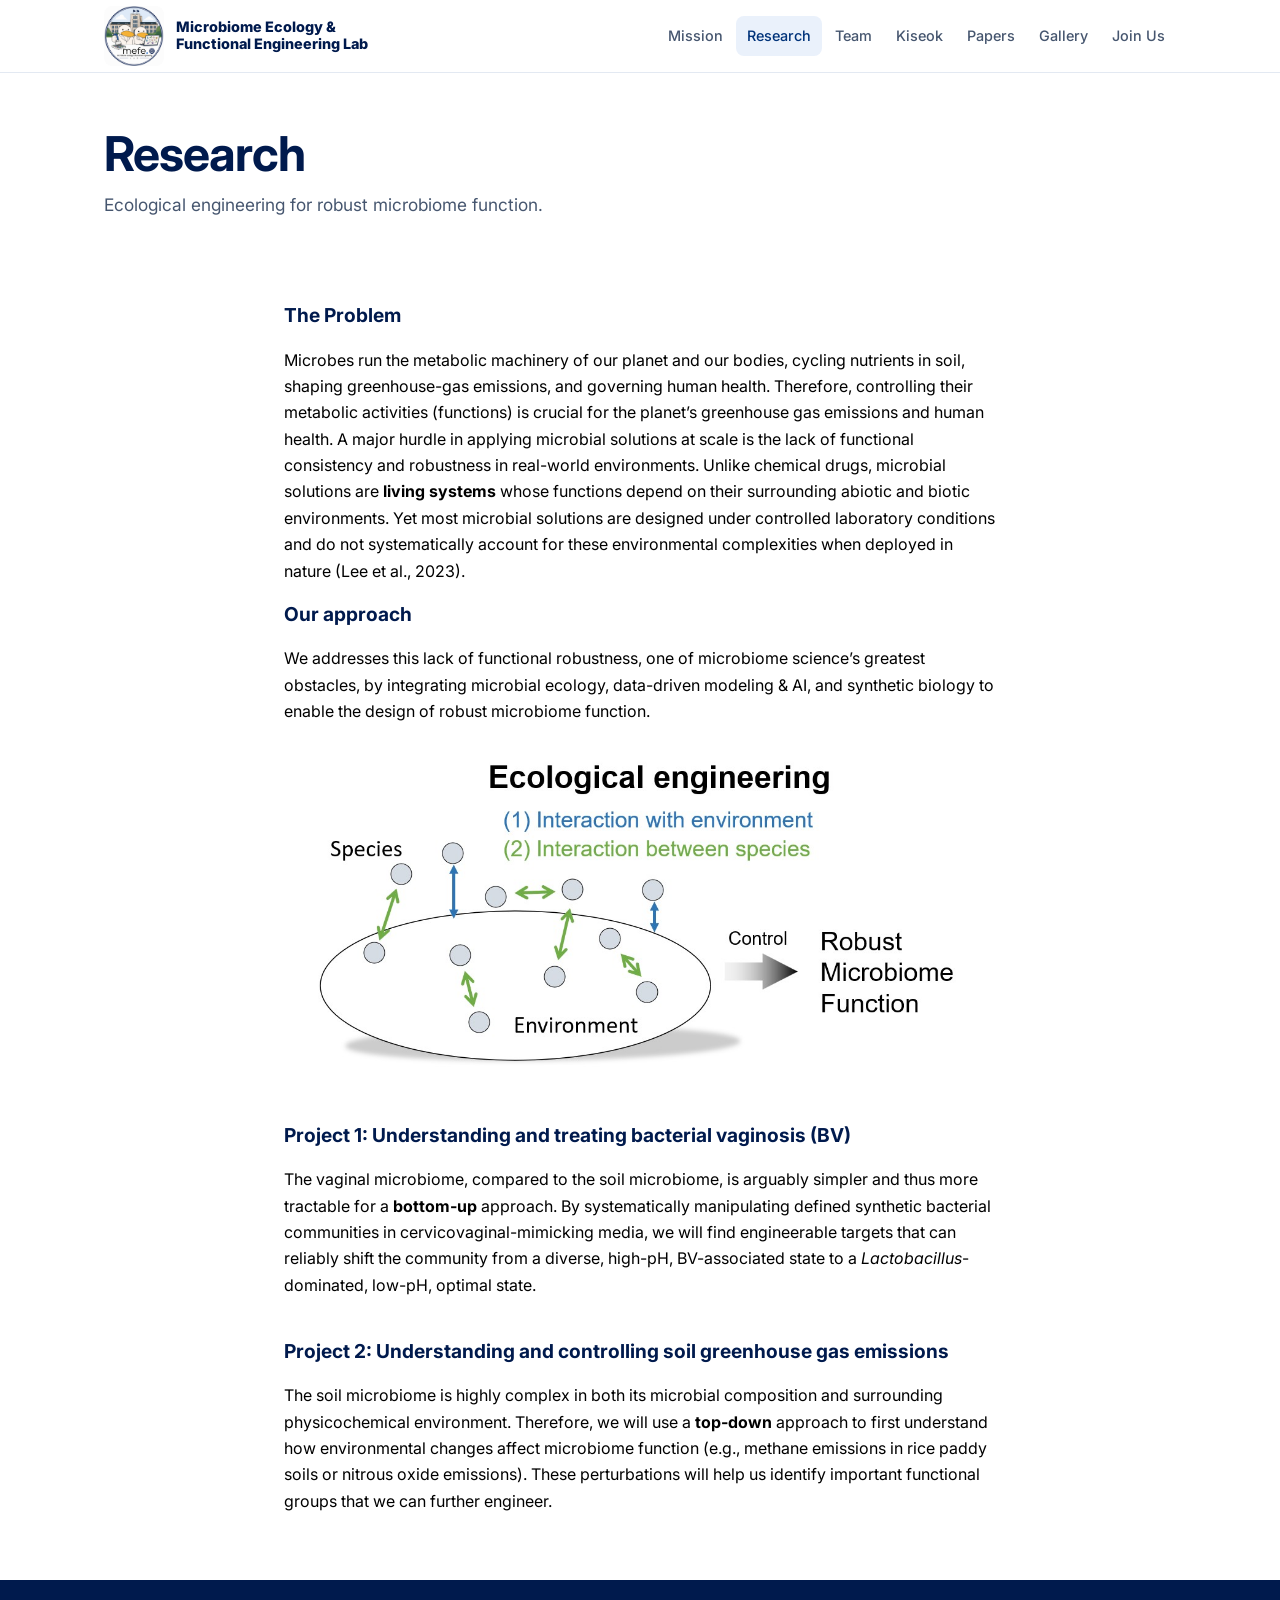
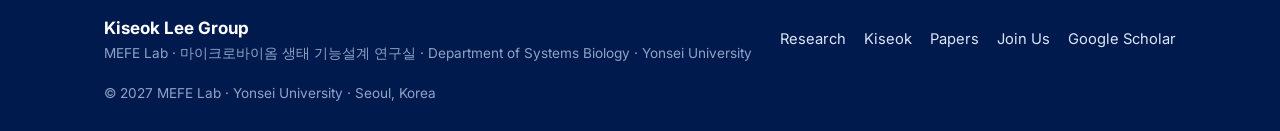
<file: research.html>
<!DOCTYPE html>
<html lang="en">
<head>
  <meta charset="UTF-8" />
  <meta name="viewport" content="width=device-width, initial-scale=1.0" />
  <title>Research — MEFE Lab</title>
  <meta name="description" content="Research in the MEFE Lab: ecological engineering of robust microbiome function." />
  <link rel="preconnect" href="https://fonts.googleapis.com" />
  <link rel="preconnect" href="https://fonts.gstatic.com" crossorigin />
  <link href="https://fonts.googleapis.com/css2?family=Inter:wght@400;500;600;700;800&display=swap" rel="stylesheet" />
  <link rel="stylesheet" href="assets/styles.css" />
</head>
<body>

  <header class="site-header">
    <div class="container nav">
      <div class="brand">
        <a href="index.html" style="display:flex;align-items:center;gap:12px;text-decoration:none;">
          <img src="assets/Mefe_lab_duck_260815ver5.png" alt="Microbiome Ecology & Functional Engineering Lab" class="logo-img" onerror="this.replaceWith(Object.assign(document.createElement('span'),{className:'logo',textContent:'MEFE'}))" />
          <span class="brand-name" style="color:var(--teal-900);font-weight:800;font-size:0.9rem;line-height:1.15;max-width:230px;">Microbiome Ecology &amp; Functional Engineering Lab</span>
        </a>
      </div>
      <nav class="nav-links">
        <a href="mission.html">Mission</a>
        <a href="research.html" class="active">Research</a>
        <a href="team.html">Team</a>
        <a href="pi.html">Kiseok</a>
        <a href="papers.html">Papers</a>
        <a href="gallery.html">Gallery</a>
        <a href="join.html">Join Us</a>
      </nav>
      <button class="nav-toggle" aria-label="Menu"><span></span><span></span><span></span></button>
    </div>
  </header>

  <div class="page-head">
    <div class="container">
      <h1>Research</h1>
      <p class="sub">Ecological engineering for robust microbiome function.</p>
    </div>
  </div>

  <section>
    <div class="container" style="max-width:760px;">
      <h3>The Problem</h3>
      <p class="lead-text"> Microbes run the metabolic machinery of our planet and our bodies, cycling nutrients in soil, shaping greenhouse-gas emissions, and governing human health. Therefore, controlling their metabolic activities (functions) is crucial for the planet’s greenhouse gas emissions and human health. A major hurdle in applying microbial solutions at scale is the lack of functional consistency and robustness in real-world environments. Unlike chemical drugs, microbial solutions are <strong>living systems</strong>  whose functions depend on their surrounding abiotic and biotic environments. Yet most microbial solutions are designed under controlled laboratory conditions and do not systematically account for these environmental complexities when deployed in nature (Lee et al., 2023). </p>

      <h3>Our approach</h3>
      <p class="lead-text">
      We addresses this lack of functional robustness, one of microbiome science’s greatest obstacles, by integrating microbial ecology, data-driven modeling &amp; AI, and synthetic biology to enable the design of robust microbiome function.
      </p>

      <div class="container" style="max-width:760px;">
        <img src="assets/Ecological_engineering.jpg" alt="" style="width:100%;display:block;margin: 0 auto;"
             onerror="this.replaceWith(Object.assign(document.createElement('div'),{className:'img-placeholder',textContent:'Image placeholder — add assets/research-fig1.jpg'}))" />
      </div>
      <div style="height:30px;"></div>
      <h3>Project 1: Understanding and treating bacterial vaginosis (BV)</h3>
      <p class="lead-text">
      The vaginal microbiome, compared to the soil microbiome, is arguably simpler and thus more tractable for a <strong>bottom-up</strong> approach. By systematically manipulating defined synthetic bacterial communities in cervicovaginal-mimicking media, we will find engineerable targets that can reliably shift the community from a diverse, high-pH, BV-associated state to a <em>Lactobacillus</em>-dominated, low-pH, optimal state.
      </p>
      <div style="height:5px;"></div>
      <h3>Project 2: Understanding and controlling soil greenhouse gas emissions</h3>
      <p class="lead-text"> The soil microbiome is highly complex in both its microbial composition and surrounding physicochemical environment. Therefore, we will use a <strong>top-down</strong> approach to first understand how environmental changes affect microbiome function (e.g., methane emissions in rice paddy soils or nitrous oxide emissions). These perturbations will help us identify important functional groups that we can further engineer.
      </p>
    </div>
    
  </section>

  <footer class="site-footer">
    <div class="container footer-inner">
      <div>
        <div class="f-name">Kiseok Lee Group</div>
        <div class="f-sub">MEFE Lab · 마이크로바이옴 생태 기능설계 연구실 · Department of Systems Biology · Yonsei University</div>
      </div>
      <nav class="footer-links">
        <a href="research.html">Research</a>
        <a href="pi.html">Kiseok</a>
        <a href="papers.html">Papers</a>
        <a href="join.html">Join Us</a>
        <a href="https://scholar.google.com/citations?user=UcMtC88AAAAJ&amp;hl=en" target="_blank" rel="noopener">Google Scholar</a>
      </nav>
    </div>
    <div class="container" style="margin-top:18px;color:#8fa3c8;font-size:0.85rem;">© 2027 MEFE Lab · Yonsei University · Seoul, Korea</div>
  </footer>

  <script src="assets/nav.js"></script>
</body>
</html>
</file>
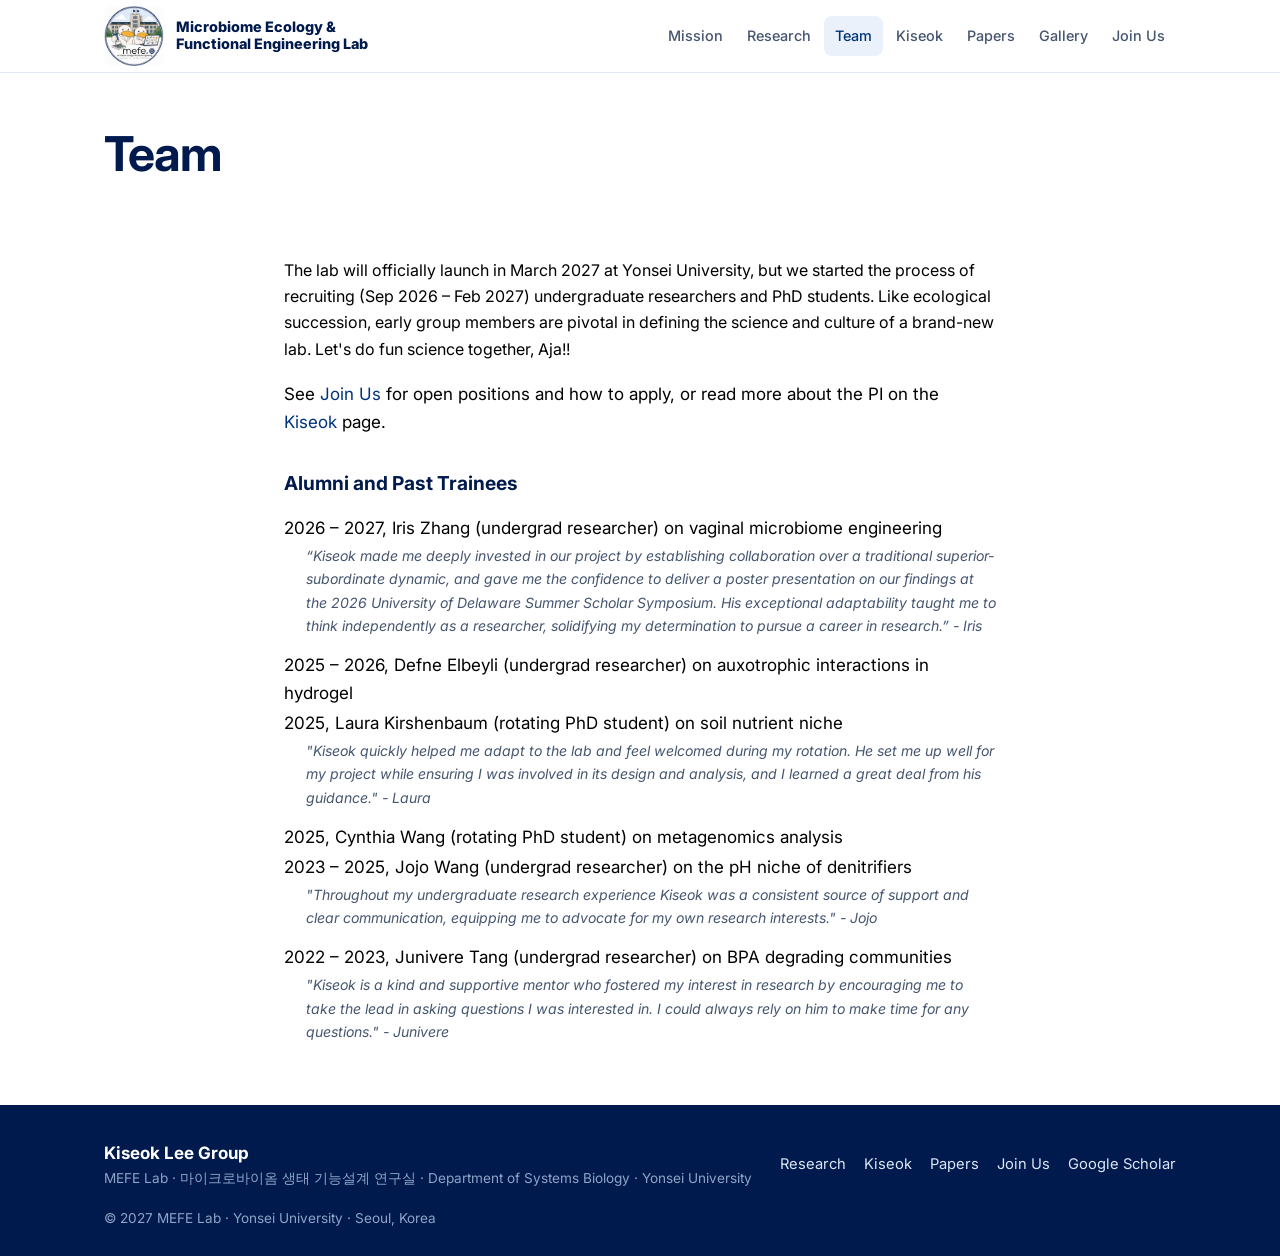
<file: team.html>
<!DOCTYPE html>
<html lang="en">
<head>
  <meta charset="UTF-8" />
  <meta name="viewport" content="width=device-width, initial-scale=1.0" />
  <title>Team — MEFE Lab</title>
  <meta name="description" content="The MEFE Lab is recruiting its founding members for a March 2027 launch at Yonsei University." />
  <link rel="preconnect" href="https://fonts.googleapis.com" />
  <link rel="preconnect" href="https://fonts.gstatic.com" crossorigin />
  <link href="https://fonts.googleapis.com/css2?family=Inter:wght@400;500;600;700;800&display=swap" rel="stylesheet" />
  <link rel="stylesheet" href="assets/styles.css" />
</head>
<body>

  <header class="site-header">
    <div class="container nav">
      <div class="brand">
        <a href="index.html" style="display:flex;align-items:center;gap:12px;text-decoration:none;">
          <img src="assets/Mefe_lab_duck_260815ver5.png" alt="Microbiome Ecology & Functional Engineering Lab" class="logo-img" onerror="this.replaceWith(Object.assign(document.createElement('span'),{className:'logo',textContent:'MEFE'}))" />
          <span class="brand-name" style="color:var(--teal-900);font-weight:800;font-size:0.9rem;line-height:1.15;max-width:230px;">Microbiome Ecology &amp; Functional Engineering Lab</span>
        </a>
      </div>
      <nav class="nav-links">
        <a href="mission.html">Mission</a>
        <a href="research.html">Research</a>
        <a href="team.html" class="active">Team</a>
        <a href="pi.html">Kiseok</a>
        <a href="papers.html">Papers</a>
        <a href="gallery.html">Gallery</a>
        <a href="join.html">Join Us</a>
      </nav>
      <button class="nav-toggle" aria-label="Menu"><span></span><span></span><span></span></button>
    </div>
  </header>

  <div class="page-head">
    <div class="container">
      <h1>Team</h1>
      <!-- <p class="sub">Our team is forming — the founding members start in March 2027.</p> -->
    </div>
  </div>

  <section>
    <div class="container" style="max-width:760px;">
      <p class="lead-text">
        The lab will officially launch in March 2027 at Yonsei University, but we started the process of recruiting (Sep 2026 – Feb 2027) undergraduate researchers and PhD students. Like ecological succession, early group members are pivotal in defining the science and culture of a brand-new lab. Let's do fun science together, Aja!!
      </p>
      <p style="color:#000;">
        See <a href="join.html">Join Us</a> for open positions and how to apply, or read more about the
        PI on the <a href="pi.html">Kiseok</a> page.
      </p>

      <h3 style="margin-top:36px;">Alumni and Past Trainees</h3>
      <p style="margin:0 0 2px;color:#000;">2026 – 2027, Iris Zhang (undergrad researcher) on vaginal microbiome engineering</p>
      <p style="margin:2px 0 14px;padding-left:22px;color:var(--slate);font-style:italic;font-size:0.88rem;">“Kiseok made me deeply invested in our project by establishing collaboration over a traditional superior-subordinate dynamic, and gave me the confidence to deliver a poster presentation on our findings at the 2026 University of Delaware Summer Scholar Symposium. His exceptional adaptability taught me to think independently as a researcher, solidifying my determination to pursue a career in research.” - Iris</p>

      <p style="margin:0 0 2px;color:#000;">2025 – 2026, Defne Elbeyli (undergrad researcher) on auxotrophic interactions in hydrogel</p>
      <p style="margin:0 0 2px;color:#000;">2025, Laura Kirshenbaum (rotating PhD student) on soil nutrient niche</p>
      <p style="margin:2px 0 14px;padding-left:22px;color:var(--slate);font-style:italic;font-size:0.88rem;">"Kiseok quickly helped me adapt to the lab and feel welcomed during my rotation. He set me up well for my project while ensuring I was involved in its design and analysis, and I learned a great deal from his guidance." - Laura</p>
      <p style="margin:0 0 2px;color:#000;">2025, Cynthia Wang (rotating PhD student) on metagenomics analysis </p>
      <p style="margin:0 0 2px;color:#000;">2023 – 2025, Jojo Wang (undergrad researcher) on the pH niche of denitrifiers</p>
      <p style="margin:2px 0 14px;padding-left:22px;color:var(--slate);font-style:italic;font-size:0.88rem;">"Throughout my undergraduate research experience Kiseok was a consistent source of support and clear communication, equipping me to advocate for my own research interests." - Jojo</p>
      <p style="margin:0 0 2px;color:#000;">2022 – 2023, Junivere Tang (undergrad researcher) on BPA degrading communities</p>
      <p style="margin:2px 0 14px;padding-left:22px;color:var(--slate);font-style:italic;font-size:0.88rem;">"Kiseok is a kind and supportive mentor who fostered my interest in research by encouraging me to take the lead in asking questions I was interested in. I could always rely on him to make time for any questions." - Junivere</p>
    </div>
  </section>

  <footer class="site-footer">
    <div class="container footer-inner">
      <div>
        <div class="f-name">Kiseok Lee Group</div>
        <div class="f-sub">MEFE Lab · 마이크로바이옴 생태 기능설계 연구실 · Department of Systems Biology · Yonsei University</div>
      </div>
      <nav class="footer-links">
        <a href="research.html">Research</a>
        <a href="pi.html">Kiseok</a>
        <a href="papers.html">Papers</a>
        <a href="join.html">Join Us</a>
        <a href="https://scholar.google.com/citations?user=UcMtC88AAAAJ&amp;hl=en" target="_blank" rel="noopener">Google Scholar</a>
      </nav>
    </div>
    <div class="container" style="margin-top:18px;color:#8fa3c8;font-size:0.85rem;">© 2027 MEFE Lab · Yonsei University · Seoul, Korea</div>
  </footer>

  <script src="assets/nav.js"></script>
</body>
</html>
</file>
<file: assets/styles.css>
/* =========================================================
   MEFE Lab — Microbial Ecology & Functional Engineering
   Shared stylesheet
   ========================================================= */

:root {
  /* Yonsei University blue palette */
  --teal-900: #001a4d;  /* deep navy */
  --teal-700: #00337a;  /* Yonsei blue */
  --teal-500: #1d5ba6;  /* mid blue */
  --teal-300: #6e9fd4;  /* light blue */
  --teal-050: #eaf1fb;  /* pale blue tint */
  --amber:    #d98a1f;
  --ink:      #15243d;
  --slate:    #46566f;
  --muted:    #7a89a0;
  --line:     #e3e9f2;
  --bg:       #ffffff;
  --bg-soft:  #f5f8fd;
  --max:      1120px;
  --radius:   14px;
  --shadow:   0 10px 30px rgba(10, 61, 58, 0.08);
  --font: "Inter", -apple-system, BlinkMacSystemFont, "Segoe UI", Roboto, "Helvetica Neue", Arial, sans-serif;
}

* { box-sizing: border-box; }

html { scroll-behavior: smooth; }

body {
  margin: 0;
  font-family: var(--font);
  color: var(--ink);
  background: var(--bg);
  line-height: 1.65;
  font-size: 17px;
  -webkit-font-smoothing: antialiased;
}

h1, h2, h3, h4 { color: var(--teal-900); line-height: 1.2; font-weight: 700; }
h1 { font-size: clamp(2rem, 4vw, 3rem); letter-spacing: -0.02em; }
h2 { font-size: clamp(1.5rem, 2.6vw, 2.1rem); letter-spacing: -0.01em; margin-top: 0; }
h3 { font-size: 1.2rem; }

a { color: var(--teal-700); text-decoration: none; }
a:hover { color: var(--teal-500); text-decoration: underline; }

p { margin: 0 0 1.1rem; }
strong { color: #000; }

.container { max-width: var(--max); margin: 0 auto; padding: 0 24px; }

/* ---------- Header / Nav ---------- */
.site-header {
  position: sticky; top: 0; z-index: 50;
  background: rgba(255,255,255,0.92);
  backdrop-filter: saturate(150%) blur(8px);
  border-bottom: 1px solid var(--line);
}
.nav {
  display: flex; align-items: center; justify-content: space-between;
  height: 72px;
}
.brand { display: flex; align-items: center; gap: 12px; }
.brand a { text-decoration: none; }
.brand .logo {
  width: 42px; height: 42px; border-radius: 10px; flex: none;
  background: linear-gradient(135deg, var(--teal-700), var(--teal-300));
  display: grid; place-items: center; color: #fff; font-weight: 800; font-size: 1rem;
  letter-spacing: 0.5px;
}
.brand .logo-img { height: 60px; width: auto; max-width: 210px; border-radius: 8px; object-fit: contain; flex: none; display: block; }
.brand .brand-text { line-height: 1.15; }
.brand .brand-name { font-weight: 800; color: var(--teal-900); font-size: 1.02rem; }
.brand .brand-sub { font-size: 0.74rem; color: var(--muted); letter-spacing: 0.02em; }

.nav-links { display: flex; gap: 2px; align-items: center; }
.nav-links a {
  padding: 8px 11px; border-radius: 8px; color: var(--slate);
  font-weight: 500; font-size: 0.9rem; text-decoration: none; white-space: nowrap;
}
.nav-links a:hover { background: var(--teal-050); color: var(--teal-700); }
.nav-links a.active { color: var(--teal-700); background: var(--teal-050); }

.nav-toggle { display: none; background: none; border: 0; cursor: pointer; padding: 8px; }
.nav-toggle span { display: block; width: 24px; height: 2px; background: var(--teal-900); margin: 5px 0; transition: 0.2s; }

/* ---------- Hero ---------- */
.hero {
  position: relative; overflow: hidden;
  background:
    radial-gradient(900px 500px at 85% -10%, rgba(110,159,212,0.30), transparent 60%),
    radial-gradient(700px 500px at 0% 110%, rgba(0,51,122,0.12), transparent 55%),
    var(--bg-soft);
  border-bottom: 1px solid var(--line);
}
.hero .container { padding-top: 90px; padding-bottom: 90px; }
.hero .eyebrow {
  display: inline-block; font-size: 0.8rem; font-weight: 600; letter-spacing: 0.08em;
  text-transform: uppercase; color: var(--teal-500); margin-bottom: 18px;
}
.hero h1 { max-width: 18ch; }
.hero .lead { font-size: 1.2rem; color: var(--slate); max-width: 60ch; margin-top: 18px; }
.hero .lead em { color: var(--teal-700); font-style: italic; }

/* decorative cells */
.cells { position: absolute; inset: 0; pointer-events: none; opacity: 0.5; }
.cells span {
  position: absolute; border-radius: 50%;
  border: 1.5px solid var(--teal-300);
}
.cells span::after {
  content:""; position:absolute; inset: 28%; border-radius:50%;
  background: var(--teal-300); opacity: 0.35;
}

/* ---------- Home hero (title overlaid inside the image, Jin-style) ---------- */
.home-hero { padding: 34px 0 6px; background: var(--bg); }
.home-wrap { max-width: 860px; margin: 0 auto; }   /* shared column so hero + text align */
.hero-figure { position: relative; border-radius: var(--radius); overflow: hidden; box-shadow: var(--shadow); margin: 0; }
.hero-figure img { width: 100%; height: clamp(320px, 46vw, 540px); object-fit: cover; display: block; }
.hero-figure .caption {
  position: absolute; left: 0; right: 0; bottom: 0; padding: 28px 32px; text-align: left;
  background: linear-gradient(to top, rgba(0,26,77,0.88), rgba(0,26,77,0.32) 58%, transparent);
  color: #fff;
}
.hero-figure .caption h1 { color: #fff; font-size: clamp(1.7rem, 3.6vw, 2.7rem); margin: 0 0 6px; letter-spacing: -0.02em; text-shadow: 0 2px 14px rgba(0,0,0,0.4); }
.hero-figure .caption p { color: rgba(255,255,255,0.96); font-size: clamp(0.98rem, 1.6vw, 1.18rem); margin: 0; text-shadow: 0 1px 8px rgba(0,0,0,0.45); }
.home-logo { height: 58px; width: auto; display: block; margin: 22px 0 0; }

/* Home News and Announcements */
.news-lead { color: var(--slate); margin: 0 0 28px; }
.news-lead b { color: var(--ink); }
.news-grid { display: grid; grid-template-columns: 1fr 1fr; gap: 36px; }
.news-card p { color: #000; margin: 0 0 14px; font-size: 0.98rem; }
.news-card p b { color: var(--ink); }
.news-card .n-img { width: 100%; aspect-ratio: 16/10; object-fit: cover; border-radius: var(--radius); box-shadow: var(--shadow); display: block; }
.news-card .n-ph {
  width: 100%; aspect-ratio: 16/10; border: 2px dashed var(--teal-300); border-radius: var(--radius);
  background: var(--bg-soft); color: var(--muted); display: grid; place-items: center; text-align: center; padding: 12px; font-size: 0.82rem;
}
@media (max-width: 700px){ .news-grid { grid-template-columns: 1fr; gap: 26px; } }

/* MEFE Lab intro: big logo + title, then description below */
.mefe-intro { display: flex; align-items: center; justify-content: center; gap: 30px; margin-bottom: 20px; }
.mefe-logo { width: 38%; max-width: 340px; height: auto; flex: none; display: block; }
.mefe-intro h2 { margin: 0; font-size: clamp(1.9rem, 3.6vw, 2.7rem); }
@media (max-width: 640px){ .mefe-intro { gap: 18px; } .mefe-logo { width: 40%; } }

/* Carousel */
.carousel { position: relative; }
.carousel-window { position: relative; overflow: hidden; border-radius: var(--radius); box-shadow: var(--shadow); }
.carousel-track { display: flex; transition: transform 0.45s ease; }
.carousel-slide { min-width: 100%; }
.car-img { width: 100%; height: clamp(320px, 46vw, 540px); object-fit: cover; display: block; }
.car-ph {
  width: 100%; height: clamp(320px, 46vw, 540px); background: var(--bg-soft); color: var(--muted);
  display: grid; place-items: center; text-align: center; padding: 16px; font-size: 0.9rem;
  border: 2px dashed var(--teal-300);
}
.carousel-caption {
  position: absolute; left: 0; right: 0; bottom: 0; padding: 28px 32px; z-index: 1; pointer-events: none;
  background: linear-gradient(to top, rgba(0,26,77,0.88), rgba(0,26,77,0.32) 58%, transparent);
  color: #fff;
}
.carousel-caption h1 { color: #fff; font-size: clamp(1.7rem, 3.6vw, 2.7rem); margin: 0 0 6px; letter-spacing: -0.02em; text-shadow: 0 2px 14px rgba(0,0,0,0.4); }
.carousel-caption p { color: rgba(255,255,255,0.96); font-size: clamp(0.98rem, 1.6vw, 1.18rem); margin: 0; text-shadow: 0 1px 8px rgba(0,0,0,0.45); }
.carousel-dots { display: flex; gap: 8px; justify-content: center; margin-top: 16px; }
.carousel-dot {
  width: 10px; height: 10px; padding: 0; border-radius: 50%; background: #fff;
  border: 1.5px solid var(--teal-300); cursor: pointer;
}
.carousel-dot.active { background: var(--teal-700); border-color: var(--teal-700); }
.carousel-arrow {
  position: absolute; top: 45%; transform: translateY(-50%); z-index: 2;
  width: 40px; height: 40px; border-radius: 50%; border: 1px solid var(--line);
  background: rgba(255,255,255,0.92); color: var(--teal-700); font-size: 1.4rem; line-height: 1;
  cursor: pointer; display: grid; place-items: center;
}
.carousel-prev { left: 10px; }
.carousel-next { right: 10px; }

/* COR values cards */
.cor-list { display: grid; gap: 16px; margin-top: 10px; }
.cor-card {
  display: grid; grid-template-columns: 62px 1fr; gap: 20px; align-items: start;
  border: 1px solid var(--line); border-left: 4px solid var(--teal-500); border-radius: 12px; padding: 20px 24px;
}
.cor-card .cor-letter { font-size: 2.4rem; font-weight: 800; color: var(--teal-700); line-height: 1; }
.cor-card h4 { margin: 0 0 6px; color: var(--teal-900); font-size: 1.05rem; }
.cor-card p { margin: 0; color: #000; font-size: 0.96rem; }
@media (max-width: 560px){ .cor-card { grid-template-columns: 1fr; gap: 8px; } }

/* ---------- Compact page header (inner pages) ---------- */
.page-head { padding: 52px 0 18px; }
.page-head h1 { margin: 0 0 8px; }
.page-head .sub { margin: 0; color: var(--slate); font-size: 1.08rem; max-width: 64ch; }

/* ---------- Sections ---------- */
section { padding: 48px 0; }
.section-soft { background: var(--bg); }   /* single white background, no alternating tint */
.section-head { max-width: 70ch; margin-bottom: 24px; }
.section-head .eyebrow {
  display:block; font-size: 0.8rem; font-weight: 700; letter-spacing: 0.08em;
  text-transform: uppercase; color: var(--teal-500); margin-bottom: 10px;
}
.lead-text { font-size: 1rem; color: #000; }

/* ---------- Buttons ---------- */
.btn {
  display: inline-block; padding: 12px 22px; border-radius: 10px;
  font-weight: 600; font-size: 0.98rem; text-decoration: none; cursor: pointer;
  transition: transform 0.12s ease, box-shadow 0.2s ease;
}
.btn-primary { background: var(--teal-700); color: #fff; }
.btn-primary:hover { background: var(--teal-900); color:#fff; text-decoration: none; transform: translateY(-1px); box-shadow: var(--shadow); }
.btn-ghost { border: 1.5px solid var(--teal-300); color: var(--teal-700); background: transparent; }
.btn-ghost:hover { background: var(--teal-050); text-decoration:none; }
.btn-row { display: flex; gap: 14px; flex-wrap: wrap; margin-top: 28px; }

/* ---------- Cards / grids ---------- */
.grid { display: grid; gap: 24px; }
.grid-3 { grid-template-columns: repeat(3, 1fr); }
.grid-2 { grid-template-columns: repeat(2, 1fr); }

.card {
  background: var(--bg); border: 1px solid var(--line); border-radius: var(--radius);
  padding: 28px; transition: transform 0.15s ease, box-shadow 0.2s ease;
}
.card:hover { transform: translateY(-3px); box-shadow: var(--shadow); }
.card .num {
  display: inline-grid; place-items: center; width: 38px; height: 38px; border-radius: 10px;
  background: var(--teal-050); color: var(--teal-700); font-weight: 800; margin-bottom: 14px;
}
.card h3 { margin: 0 0 8px; }
.card p { color: var(--slate); margin: 0; font-size: 0.98rem; }

/* approach steps */
.steps { counter-reset: step; }
.step {
  display: grid; grid-template-columns: 56px 1fr; gap: 20px; align-items: start;
  padding: 22px 0; border-bottom: 1px dashed var(--line);
}
.step:last-child { border-bottom: 0; }
.step .badge {
  width: 48px; height: 48px; border-radius: 12px; background: var(--teal-700); color:#fff;
  display:grid; place-items:center; font-weight:800; font-size:1.1rem;
}
.step h3 { margin: 4px 0 6px; }
.step p { margin: 0; color: var(--slate); }

/* feature split */
.split { display:grid; grid-template-columns: 1fr 1fr; gap: 48px; align-items:center; }
.split .visual {
  aspect-ratio: 4/3; border-radius: var(--radius); border:1px solid var(--line);
  background: linear-gradient(135deg, var(--teal-050), #fff);
  display:grid; place-items:center; overflow:hidden;
}

/* stats */
.stats { display:flex; gap: 40px; flex-wrap: wrap; margin-top: 10px; }
.stat .n { font-size: 2rem; font-weight: 800; color: var(--teal-700); }
.stat .l { font-size: 0.9rem; color: var(--muted); }

/* tags */
.tags { display:flex; flex-wrap:wrap; gap:8px; margin-top: 14px; }
.tag {
  font-size: 0.82rem; padding: 5px 12px; border-radius: 999px;
  background: var(--teal-050); color: var(--teal-700); font-weight: 500;
}

/* ---------- News list ---------- */
.news { display:grid; gap: 4px; }
.news-item {
  display:grid; grid-template-columns: 130px 1fr; gap: 18px;
  padding: 16px 0; border-bottom: 1px solid var(--line);
}
.news-item .date { color: var(--teal-500); font-weight: 600; font-size: 0.9rem; }
.news-item p { margin: 0; color: var(--slate); }

/* ---------- Publications ---------- */
.pub-filter { display:flex; gap:10px; flex-wrap:wrap; margin-bottom: 28px; }
.pub {
  padding: 22px 0; border-bottom: 1px solid var(--line);
  display:grid; grid-template-columns: 64px 1fr; gap: 20px;
}
.pub .year {
  font-weight: 800; color: var(--teal-700); font-size: 0.95rem;
}
.pub .title { font-weight: 600; color: var(--ink); }
.pub .authors { color: var(--slate); font-size: 0.95rem; margin: 4px 0; }
.pub .authors .me { color: var(--teal-700); font-weight: 700; }
.pub .venue { color: var(--muted); font-size: 0.92rem; font-style: italic; }
.pub .meta { display:flex; gap: 10px; flex-wrap:wrap; margin-top: 8px; }
.pub .chip {
  font-size: 0.78rem; padding: 3px 10px; border-radius: 6px;
  background: var(--bg-soft); border:1px solid var(--line); color: var(--slate);
}
.pub .chip.hot { background: #fff7ec; border-color:#f3dcb3; color: var(--amber); font-weight:600; }

/* ---------- People ---------- */
.profile { display:grid; grid-template-columns: 190px 1fr; gap: 40px; align-items:start; }
.avatar {
  width: 100%; aspect-ratio: 3 / 4; border-radius: var(--radius); overflow:hidden;
  object-fit: cover; object-position: center top;
  background: linear-gradient(135deg, var(--teal-500), var(--teal-300));
  display:grid; place-items:center; color:#fff; font-size: 3.4rem; font-weight: 800;
}
.role { color: var(--teal-500); font-weight:600; margin: 2px 0 16px; }
.cv-list { list-style:none; padding:0; margin: 0; }
.cv-list li { padding: 8px 0; border-bottom:1px solid var(--line); color: #000; }
.cv-list li b { color: var(--ink); }

.open-roles { display:grid; gap: 18px; }
.role-card {
  border:1px solid var(--line); border-left: 4px solid var(--teal-500);
  border-radius: 10px; padding: 22px 26px;
}
.role-card h3 { margin: 0 0 6px; }
.role-card p { margin: 0; color: var(--slate); }

/* contact */
.contact-grid { display:grid; grid-template-columns: 1.2fr 1fr; gap: 48px; }
.info-row { display:flex; gap:14px; padding: 14px 0; border-bottom:1px solid var(--line); }
.info-row .k { width: 110px; color: var(--muted); font-size: 0.9rem; flex:none; }
.info-row .v { color: var(--ink); }
.map-box {
  border-radius: var(--radius); border:1px solid var(--line); overflow:hidden;
  background: var(--bg-soft); min-height: 280px; display:grid; place-items:center; color: var(--muted);
}

/* callout */
.callout {
  background: var(--teal-900); color: #dde8f7; border-radius: var(--radius);
  padding: 44px; position: relative; overflow:hidden;
}
.callout h2 { color: #fff; }
.callout p { color: #c6d6ee; }
.callout .btn-primary { background:#fff; color: var(--teal-900); }
.callout .btn-primary:hover { background: var(--teal-050); }

/* ---------- Slim footer ---------- */
.footer-inner {
  display: flex; justify-content: space-between; align-items: center; gap: 20px; flex-wrap: wrap;
}
.footer-inner .f-name { font-weight: 700; color: #fff; }
.footer-inner .f-sub { color: #8fa3c8; font-size: 0.85rem; }
.footer-links { display: flex; gap: 18px; flex-wrap: wrap; }
.footer-links a { color: #dbe6f7; font-size: 0.92rem; }

/* ---------- Footer (legacy grid, kept for any page still using it) ---------- */
.site-footer {
  background: var(--teal-900); color: #b9c8e2; padding: 34px 0 26px; margin-top: 0;
}
.site-footer a { color: #dbe6f7; }
.footer-grid { display:grid; grid-template-columns: 2fr 1fr 1fr; gap: 40px; }
.footer-brand .logo {
  width: 40px; height:40px; border-radius:10px; display:grid; place-items:center;
  background: linear-gradient(135deg, var(--teal-500), var(--teal-300)); color:#fff; font-weight:800;
}
.footer-grid h4 { color:#fff; font-size: 0.95rem; margin: 0 0 12px; }
.footer-grid ul { list-style:none; padding:0; margin:0; }
.footer-grid li { padding: 4px 0; }
.footer-bottom {
  border-top: 1px solid rgba(255,255,255,0.12); margin-top: 36px; padding-top: 20px;
  font-size: 0.85rem; color: #8fa3c8; display:flex; justify-content:space-between; flex-wrap:wrap; gap:10px;
}

/* ---------- Responsive ---------- */
@media (max-width: 1080px) {
  .grid-3 { grid-template-columns: 1fr; }
  .grid-2 { grid-template-columns: 1fr; }
  .split { grid-template-columns: 1fr; gap: 28px; }
  .profile { grid-template-columns: 1fr; }
  .avatar { max-width: 220px; }
  .contact-grid { grid-template-columns: 1fr; }
  .footer-grid { grid-template-columns: 1fr; gap: 28px; }
  .nav-links {
    position: absolute; top: 72px; left: 0; right: 0; flex-direction: column;
    background: #fff; border-bottom: 1px solid var(--line); padding: 12px; gap: 2px;
    display: none;
  }
  .nav-links.open { display: flex; }
  .nav-links a { padding: 12px; border-radius: 8px; }
  .nav-toggle { display: block; }
}
@media (max-width: 560px) {
  body { font-size: 16px; }
  .pub { grid-template-columns: 1fr; gap: 6px; }
  .news-item { grid-template-columns: 1fr; gap: 2px; }
  .info-row { flex-direction: column; gap: 2px; }
  .info-row .k { width: auto; }
}

/* ---------- Home intro: logo left, text right ---------- */
.intro-row { display: flex; gap: 30px; align-items: center; }
.intro-row .home-logo { margin: 0; flex: none; }
.intro-row .intro-text { margin: 0; }
@media (max-width: 600px){ .intro-row { flex-direction: column; align-items: flex-start; gap: 16px; } }

/* ---------- Image placeholder (dashed) ---------- */
.img-placeholder {
  border: 2px dashed var(--teal-300); border-radius: var(--radius); background: var(--bg-soft);
  color: var(--muted); padding: 52px 20px; text-align: center; font-size: 0.92rem;
}

/* ---------- Featured publication card ---------- */
.pub-feature {
  display: grid; grid-template-columns: 200px 1fr; gap: 24px; align-items: start;
  border: 1px solid var(--line); border-radius: var(--radius); padding: 20px; margin-bottom: 18px;
}
.pub-feature .thumb { width: 100%; aspect-ratio: 4/3; object-fit: cover; border-radius: 10px; display: block; }
.pub-feature .thumb-ph {
  width: 100%; aspect-ratio: 4/3; border: 2px dashed var(--teal-300); border-radius: 10px;
  background: var(--bg-soft); color: var(--muted); display: grid; place-items: center; text-align: center; font-size: 0.78rem; padding: 10px;
}
.pub-feature .cite { font-weight: 600; color: var(--ink); margin: 0 0 6px; }
.pub-feature .cite .me { color: var(--teal-700); }
.pub-feature .desc { color: var(--slate); font-size: 0.95rem; margin: 6px 0 0; }
@media (max-width: 640px){ .pub-feature { grid-template-columns: 1fr; } }

/* ---------- Full publication list ---------- */
.pub-list { max-width: 840px; }
.pub-list .item { padding: 14px 0; border-bottom: 1px solid var(--line); color: #000; font-size: 0.96rem; line-height: 1.55; }
.pub-list .item b { color: var(--ink); }
.pub-list .item .me { color: var(--teal-700); font-weight: 700; }

/* ---------- Gallery: yearly, one photo at a time ---------- */
.gal-year { margin: 36px 0 16px; padding-bottom: 6px; border-bottom: 2px solid var(--teal-050); color: var(--teal-700); }
.gal-photo { width: 100%; border-radius: var(--radius); box-shadow: var(--shadow); display: block; margin: 0 0 20px; }
.gal-ph {
  width: 100%; aspect-ratio: 3/2; border: 2px dashed var(--teal-300); border-radius: var(--radius);
  background: var(--bg-soft); color: var(--muted); display: grid; place-items: center; text-align: center; padding: 16px; margin: 0 0 20px; font-size: 0.9rem;
}
</file>
